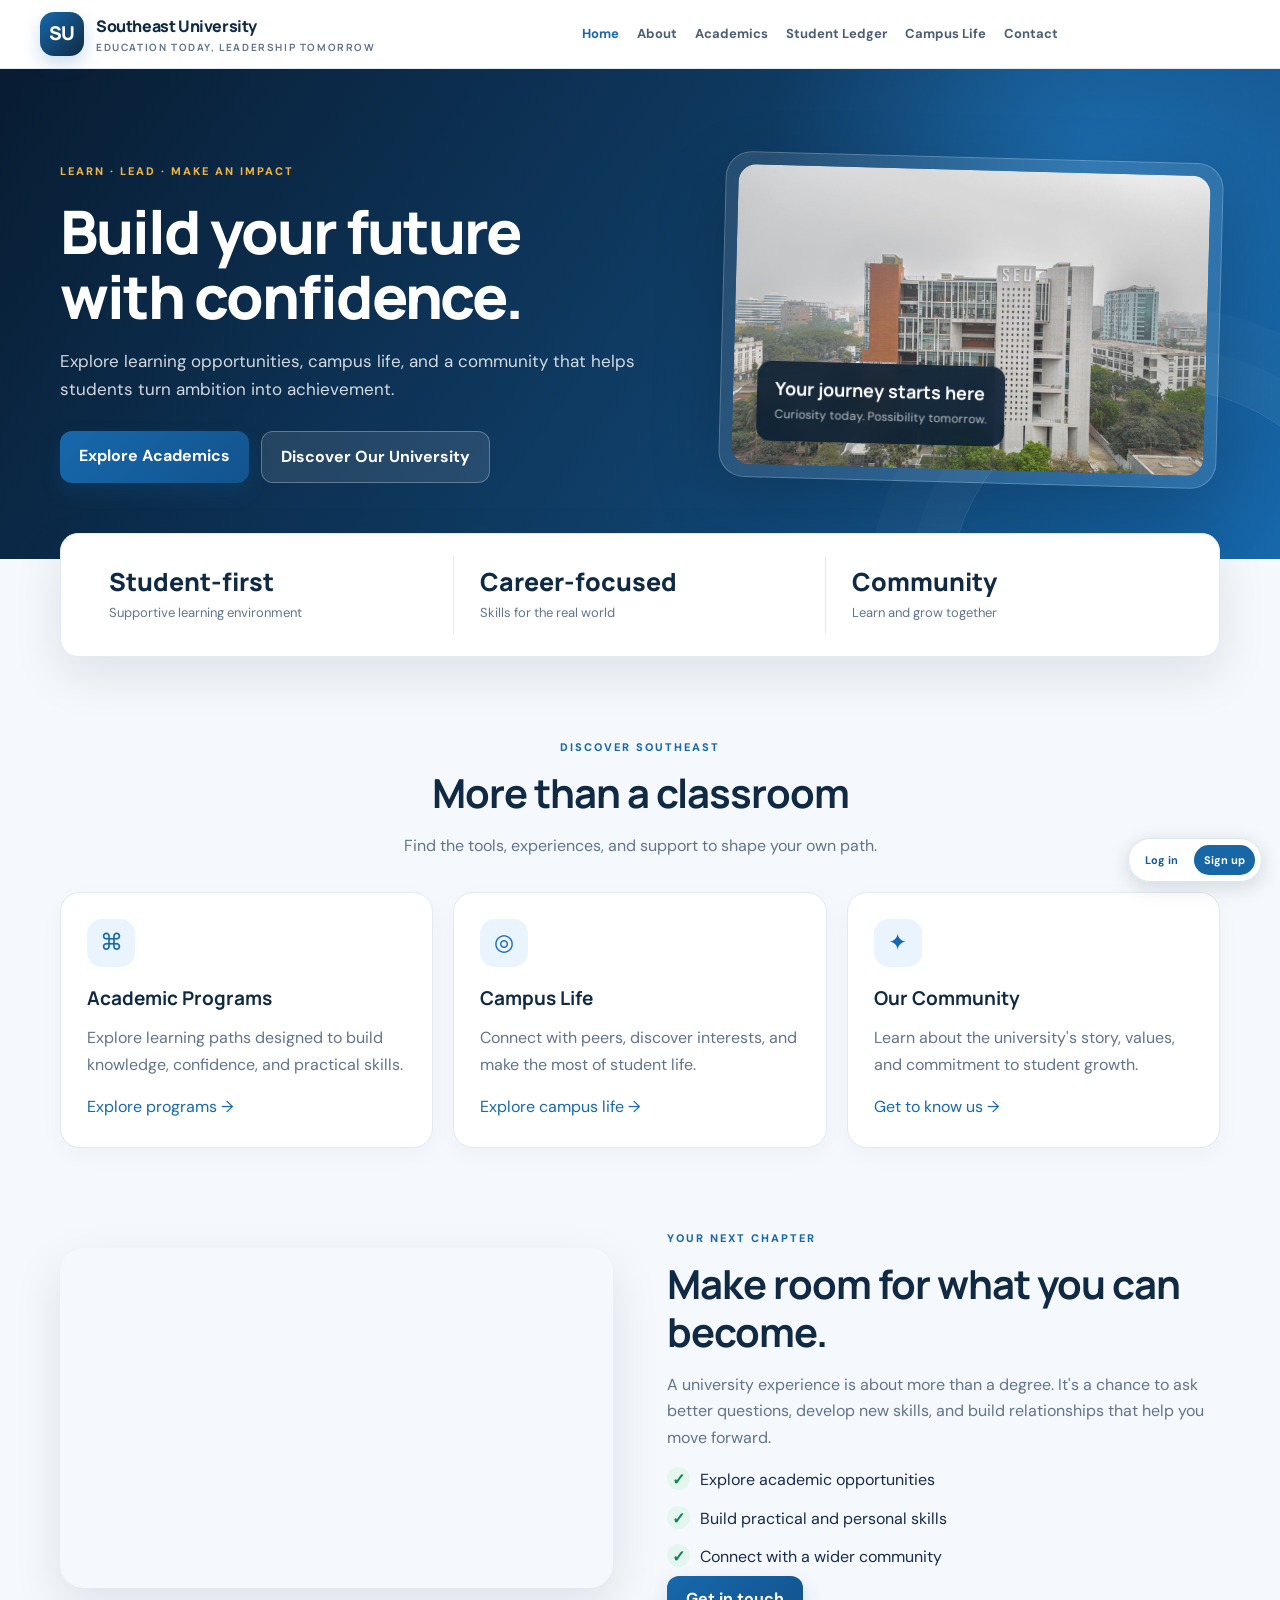
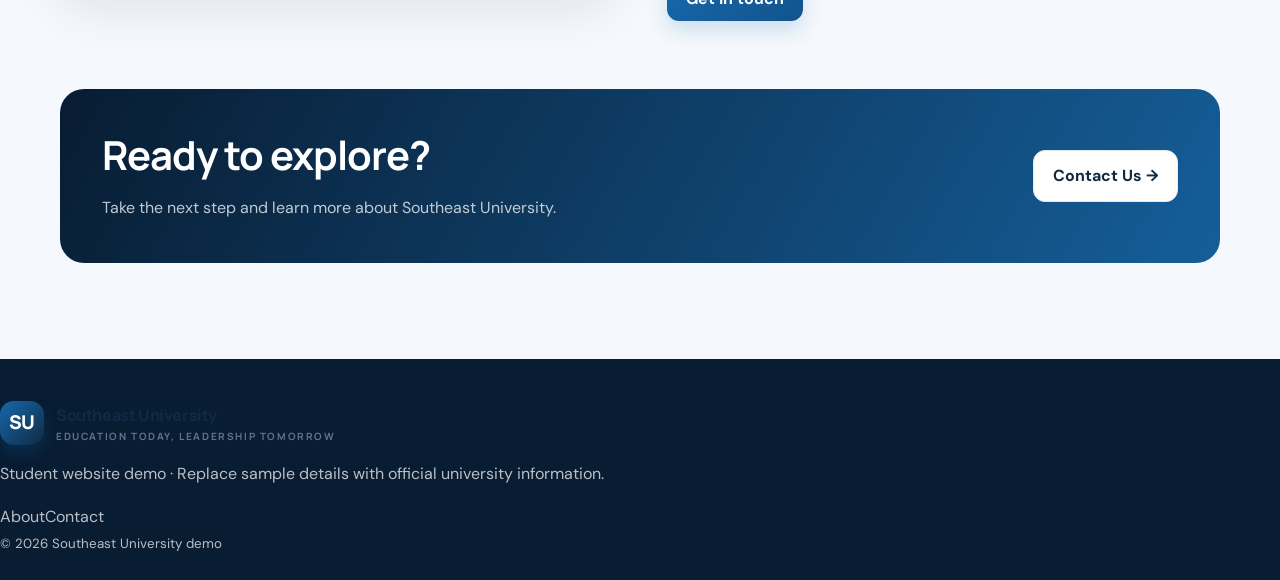
<file: index.html>
<!DOCTYPE html>
<html lang="en">
<head>
  <meta charset="UTF-8">
  <meta name="viewport" content="width=device-width, initial-scale=1.0">
  <meta name="description" content="Discover Southeast University, its programs, campus life, and student community.">
  <title>Southeast University | Education Today, Leadership Tomorrow</title>
  <link rel="stylesheet" href="assets/style.css">
  <script src="assets/script.js" defer></script>
</head>
<body>
<header class="site-header">
  <a class="brand" href="index.html"><span class="brand-mark">SU</span><span>Southeast University<small>Education Today, Leadership Tomorrow</small></span></a>
  <button class="menu-toggle" aria-label="Open menu" aria-expanded="false">☰</button>
  <nav class="nav">
    <a class="active" href="index.html">Home</a><a href="about.html">About</a><a href="academics.html">Academics</a><a href="student-ledger.html">Student Ledger</a><a href="campus-life.html">Campus Life</a><a href="contact.html">Contact</a>
  </nav>
  </header>

<main>
  <section class="hero">
    <div class="container hero-grid">
      <div>
        <span class="eyebrow">Learn · Lead · Make an impact</span>
        <h1>Build your future<br>with confidence.</h1>
        <p>Explore learning opportunities, campus life, and a community that helps students turn ambition into achievement.</p>
        <div class="hero-actions">
          <a class="btn btn-primary" href="academics.html">Explore Academics</a>
          <a class="btn btn-secondary" href="about.html">Discover Our University</a>
        </div>
      </div>
      <div class="hero-card">
        <div class="hero-visual">
          <div class="hero-visual-label"><strong>Your journey starts here</strong><span>Curiosity today. Possibility tomorrow.</span></div>
        </div>
      </div>
    </div>
  </section>
  <div class="container stats">
    <div class="stats-grid">
      <div class="stat"><strong>Student-first</strong><span>Supportive learning environment</span></div>
      <div class="stat"><strong>Career-focused</strong><span>Skills for the real world</span></div>
      <div class="stat"><strong>Community</strong><span>Learn and grow together</span></div>
    </div>
  </div>
  <section class="section">
    <div class="container">
      <div class="section-heading center">
        <span class="section-kicker">Discover Southeast</span>
        <h2>More than a classroom</h2>
        <p>Find the tools, experiences, and support to shape your own path.</p>
      </div>
      <div class="card-grid">
        <article class="card"><div class="card-icon">⌘</div><h3>Academic Programs</h3><p>Explore learning paths designed to build knowledge, confidence, and practical skills.</p><p><a href="academics.html">Explore programs →</a></p></article>
        <article class="card"><div class="card-icon">◎</div><h3>Campus Life</h3><p>Connect with peers, discover interests, and make the most of student life.</p><p><a href="campus-life.html">Explore campus life →</a></p></article>
        <article class="card"><div class="card-icon">✦</div><h3>Our Community</h3><p>Learn about the university's story, values, and commitment to student growth.</p><p><a href="about.html">Get to know us →</a></p></article>
      </div>
    </div>
  </section>
  <section class="section" style="padding-top:0">
    <div class="container split">
      <div class="image-panel" role="img" aria-label="University campus and students"></div>
      <div>
        <span class="section-kicker">Your next chapter</span>
        <h2>Make room for what you can become.</h2>
        <p class="muted">A university experience is about more than a degree. It's a chance to ask better questions, develop new skills, and build relationships that help you move forward.</p>
        <ul class="check-list"><li>Explore academic opportunities</li><li>Build practical and personal skills</li><li>Connect with a wider community</li></ul>
        <a class="btn btn-primary" href="contact.html">Get in touch</a>
      </div>
    </div>
  </section>
  <section class="section" style="padding-top:0">
    <div class="container">
      <div class="cta"><div><h2>Ready to explore?</h2><p>Take the next step and learn more about Southeast University.</p></div><a class="btn btn-secondary" href="contact.html">Contact Us →</a></div>
    </div>
  </section>
</main>
<div class="home-auth-corner" aria-label="Account links"><a href="login.html">Log in</a><a href="signup.html">Sign up</a></div>

<footer class="footer"><a class="brand brand-footer" href="index.html"><span class="brand-mark">SU</span><span>Southeast University<small>Education Today, Leadership Tomorrow</small></span></a><p>Student website demo · Replace sample details with official university information.</p><div><a href="about.html">About</a><a href="contact.html">Contact</a></div><small>© <span id="year"></span> Southeast University demo</small></footer>
</body></html>
</file>
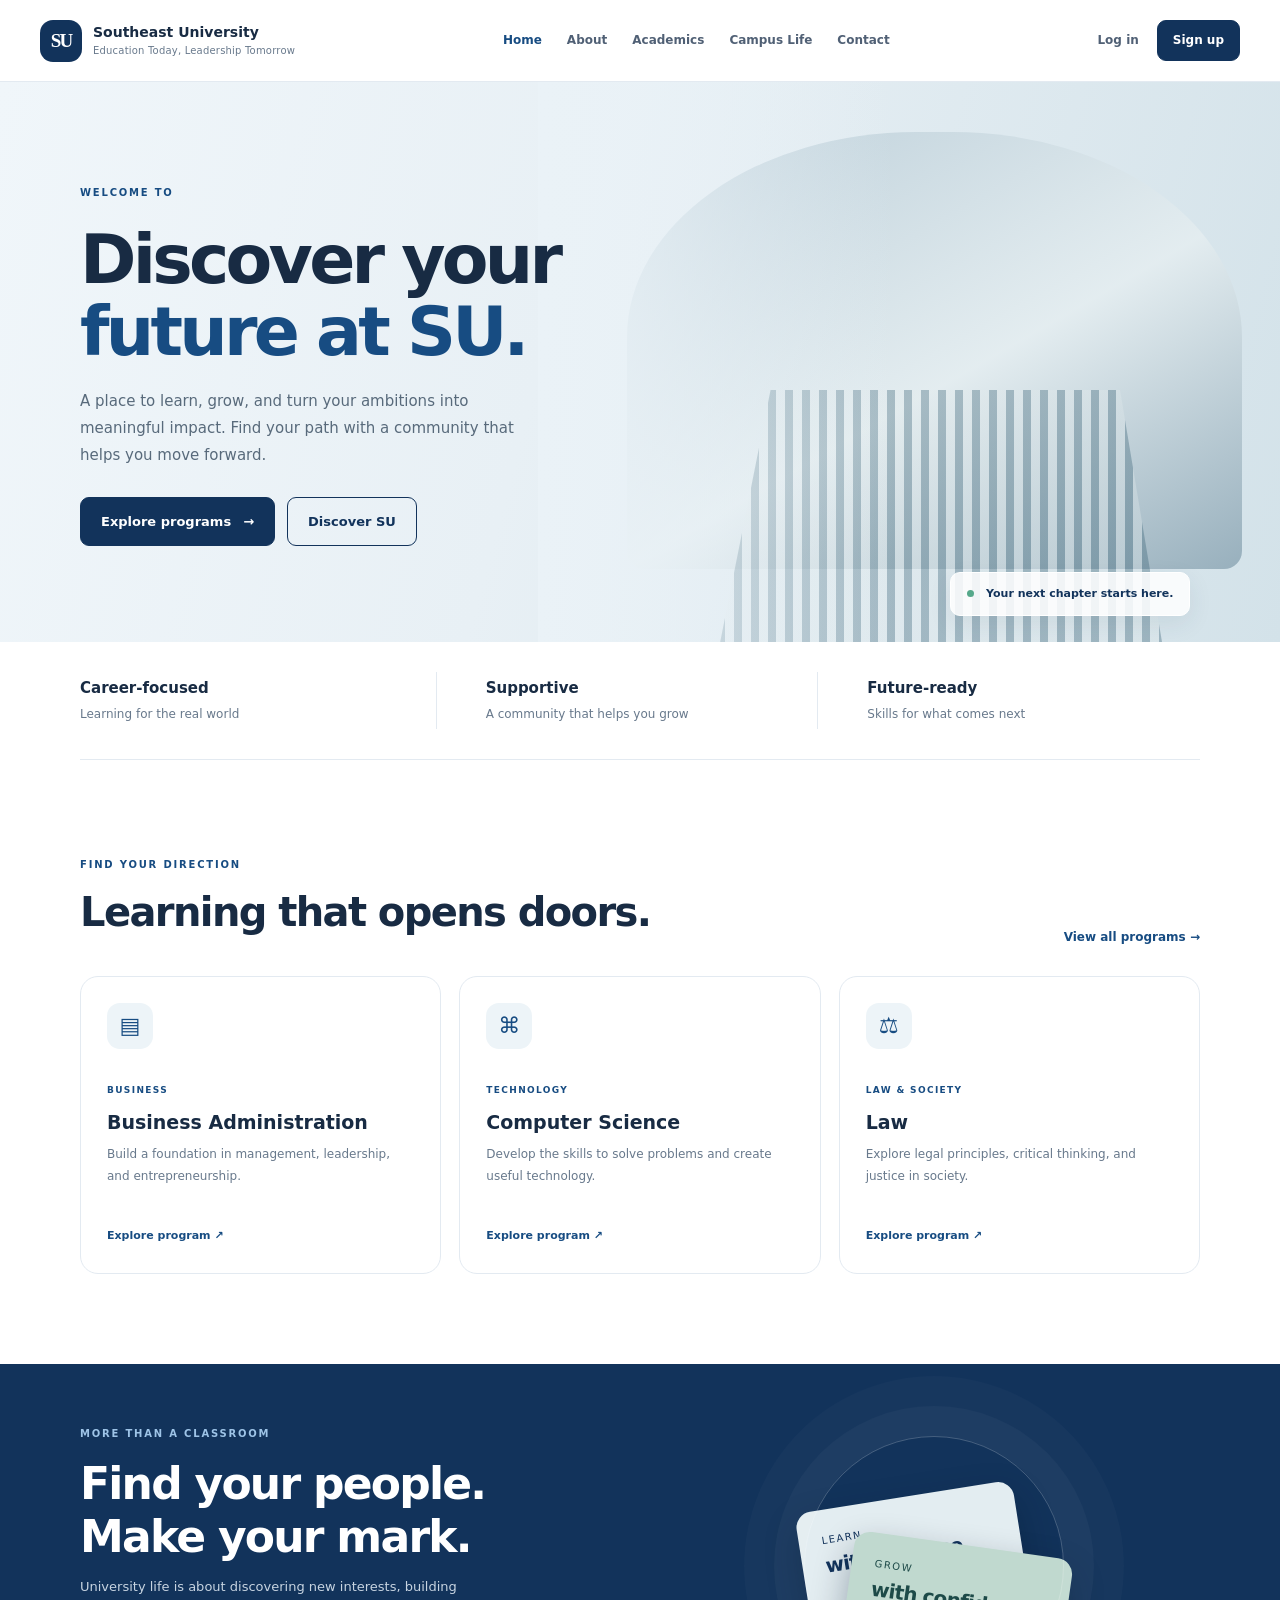
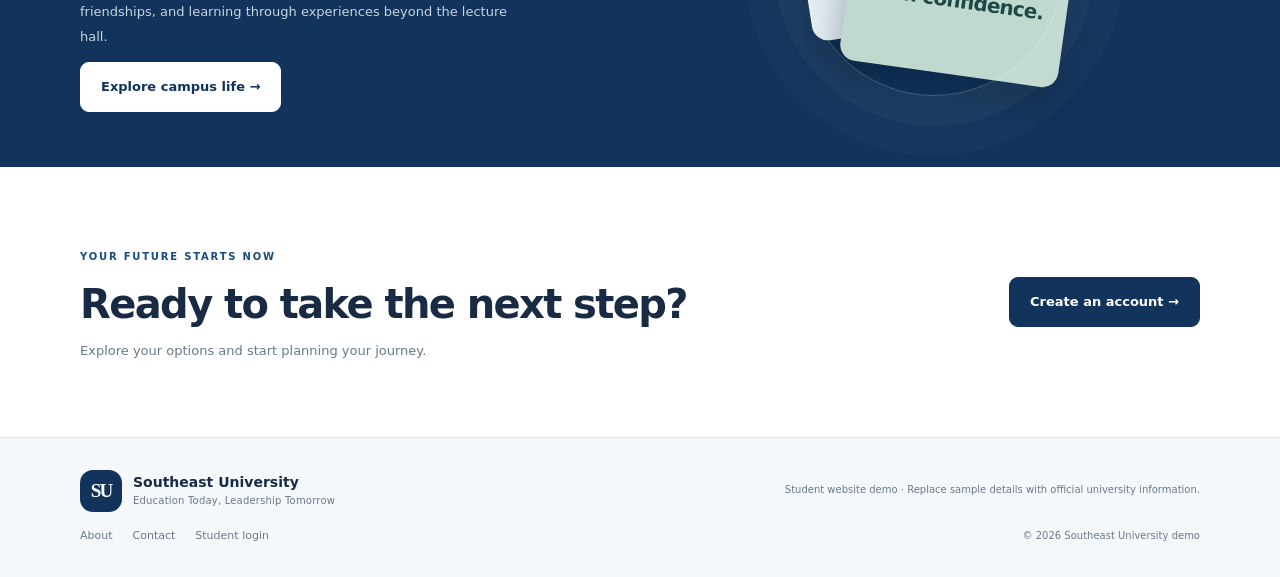
<file: southeast-university-website/index.html>
<!DOCTYPE html>
<html lang="en">
<head>
  <meta charset="UTF-8">
  <meta name="viewport" content="width=device-width, initial-scale=1.0">
  <meta name="description" content="Discover Southeast University, its programs, campus life, and student community.">
  <title>Southeast University | Education Today, Leadership Tomorrow</title>
  <link rel="stylesheet" href="assets/style.css">
  <script src="assets/script.js" defer></script>
</head>
<body>
<header class="site-header">
  <a class="brand" href="index.html"><span class="brand-mark">SU</span><span>Southeast University<small>Education Today, Leadership Tomorrow</small></span></a>
  <button class="menu-toggle" aria-label="Open menu" aria-expanded="false">☰</button>
  <nav class="nav">
    <a class="active" href="index.html">Home</a><a href="about.html">About</a><a href="academics.html">Academics</a><a href="campus-life.html">Campus Life</a><a href="contact.html">Contact</a>
  </nav>
  <div class="header-actions"><a class="login-link" href="login.html">Log in</a><a class="button button-small" href="signup.html">Sign up</a></div>
</header>
<main>
  <section class="hero">
    <div class="hero-shade"></div>
    <div class="hero-content">
      <span class="eyebrow">WELCOME TO</span>
      <h1>Discover your<br><span>future at SU.</span></h1>
      <p>A place to learn, grow, and turn your ambitions into meaningful impact. Find your path with a community that helps you move forward.</p>
      <div class="hero-actions"><a class="button" href="academics.html">Explore programs <span>→</span></a><a class="button button-outline" href="about.html">Discover SU</a></div>
    </div>
    <div class="hero-note"><span class="note-dot"></span> Your next chapter starts here.</div>
  </section>
  <section class="stats container">
    <div><strong>Career-focused</strong><span>Learning for the real world</span></div>
    <div><strong>Supportive</strong><span>A community that helps you grow</span></div>
    <div><strong>Future-ready</strong><span>Skills for what comes next</span></div>
  </section>
  <section class="section container">
    <div class="section-heading"><div><span class="eyebrow">FIND YOUR DIRECTION</span><h2>Learning that opens doors.</h2></div><a class="text-link" href="academics.html">View all programs →</a></div>
    <div class="program-grid">
      <article class="program-card"><div class="program-icon">▤</div><span class="card-kicker">BUSINESS</span><h3>Business Administration</h3><p>Build a foundation in management, leadership, and entrepreneurship.</p><a href="academics.html">Explore program ↗</a></article>
      <article class="program-card"><div class="program-icon">⌘</div><span class="card-kicker">TECHNOLOGY</span><h3>Computer Science</h3><p>Develop the skills to solve problems and create useful technology.</p><a href="academics.html">Explore program ↗</a></article>
      <article class="program-card"><div class="program-icon">⚖</div><span class="card-kicker">LAW & SOCIETY</span><h3>Law</h3><p>Explore legal principles, critical thinking, and justice in society.</p><a href="academics.html">Explore program ↗</a></article>
    </div>
  </section>
  <section class="feature-band"><div class="feature-inner container"><div><span class="eyebrow">MORE THAN A CLASSROOM</span><h2>Find your people.<br>Make your mark.</h2><p>University life is about discovering new interests, building friendships, and learning through experiences beyond the lecture hall.</p><a class="button button-light" href="campus-life.html">Explore campus life →</a></div><div class="feature-art"><div class="art-card art-card-one">LEARN<br><b>with purpose.</b></div><div class="art-card art-card-two">GROW<br><b>with confidence.</b></div><div class="art-orbit"></div></div></div></section>
  <section class="cta container"><div><span class="eyebrow">YOUR FUTURE STARTS NOW</span><h2>Ready to take the next step?</h2><p>Explore your options and start planning your journey.</p></div><a class="button" href="signup.html">Create an account →</a></section>
</main>
<footer class="footer"><a class="brand brand-footer" href="index.html"><span class="brand-mark">SU</span><span>Southeast University<small>Education Today, Leadership Tomorrow</small></span></a><p>Student website demo · Replace sample details with official university information.</p><div><a href="about.html">About</a><a href="contact.html">Contact</a><a href="login.html">Student login</a></div><small>© <span id="year"></span> Southeast University demo</small></footer>
</body></html>
</file>
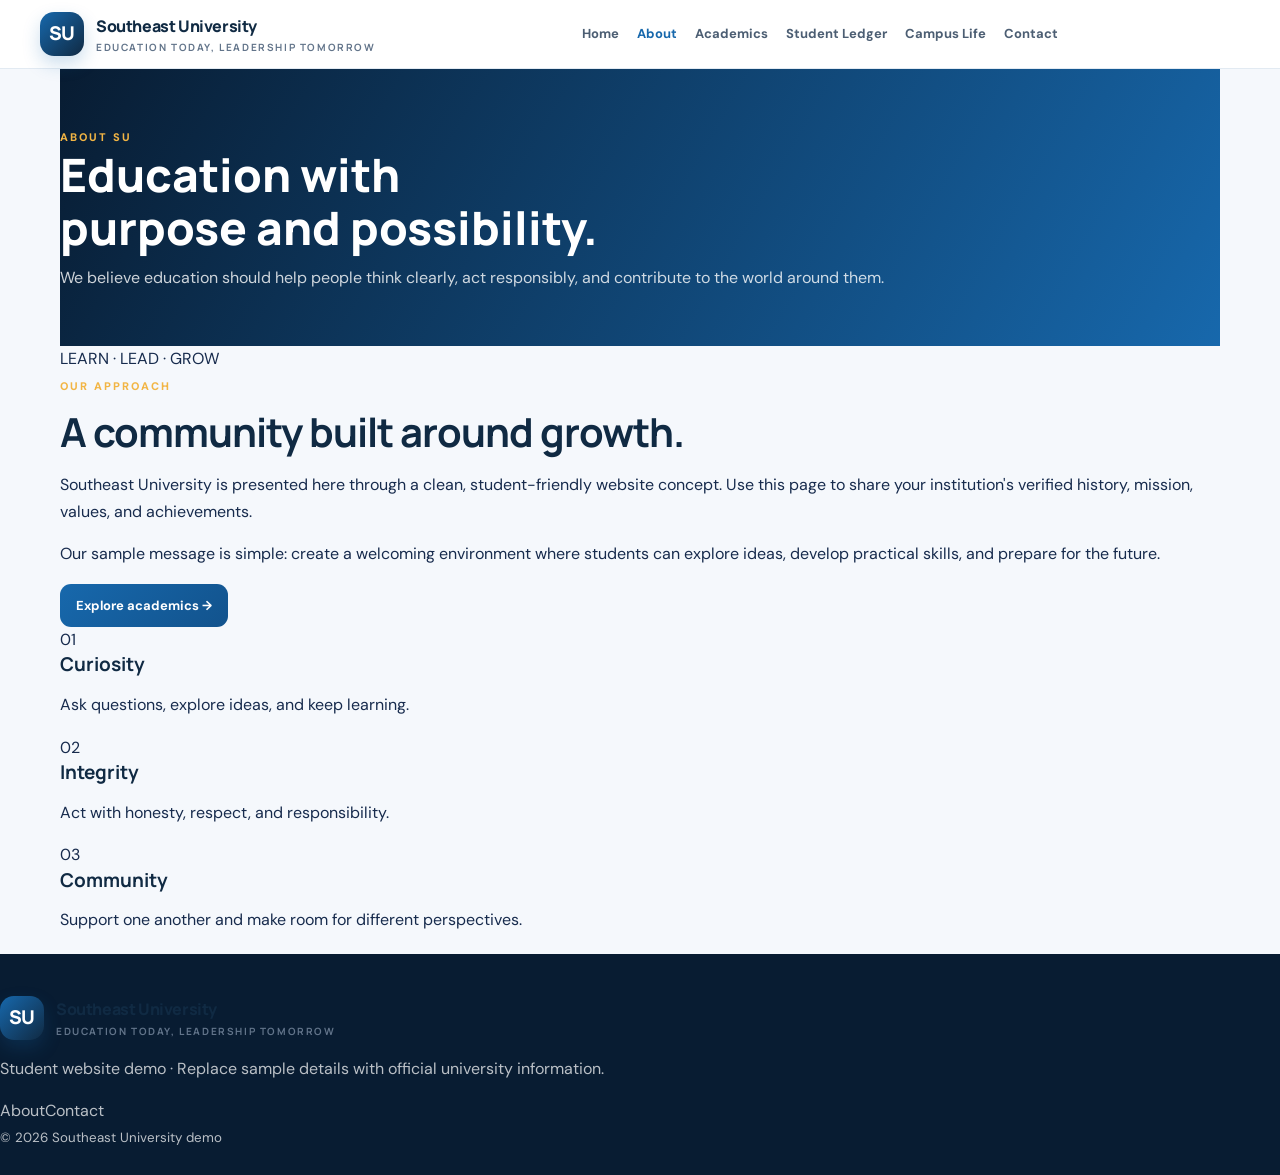
<file: about.html>
<!DOCTYPE html><html lang="en"><head><meta charset="UTF-8"><meta name="viewport" content="width=device-width, initial-scale=1.0"><title>About | Southeast University</title><link rel="stylesheet" href="assets/style.css"><script src="assets/script.js" defer></script></head><body>
<header class="site-header"><a class="brand" href="index.html"><span class="brand-mark">SU</span><span>Southeast University<small>Education Today, Leadership Tomorrow</small></span></a><button class="menu-toggle" aria-label="Open menu" aria-expanded="false">☰</button><nav class="nav"><a href="index.html">Home</a><a class="active" href="about.html">About</a><a href="academics.html">Academics</a><a href="student-ledger.html">Student Ledger</a><a href="campus-life.html">Campus Life</a><a href="contact.html">Contact</a></nav></header>
<main><section class="page-hero container"><span class="eyebrow">ABOUT SU</span><h1>Education with<br><span>purpose and possibility.</span></h1><p>We believe education should help people think clearly, act responsibly, and contribute to the world around them.</p></section><section class="container split-section"><div class="abstract-photo"><div class="photo-label">LEARN · LEAD · GROW</div></div><div><span class="eyebrow">OUR APPROACH</span><h2>A community built around growth.</h2><p>Southeast University is presented here through a clean, student-friendly website concept. Use this page to share your institution's verified history, mission, values, and achievements.</p><p>Our sample message is simple: create a welcoming environment where students can explore ideas, develop practical skills, and prepare for the future.</p><a class="button" href="academics.html">Explore academics →</a></div></section><section class="values container"><article><span>01</span><h3>Curiosity</h3><p>Ask questions, explore ideas, and keep learning.</p></article><article><span>02</span><h3>Integrity</h3><p>Act with honesty, respect, and responsibility.</p></article><article><span>03</span><h3>Community</h3><p>Support one another and make room for different perspectives.</p></article></section></main><footer class="footer"><a class="brand brand-footer" href="index.html"><span class="brand-mark">SU</span><span>Southeast University<small>Education Today, Leadership Tomorrow</small></span></a><p>Student website demo · Replace sample details with official university information.</p><div><a href="about.html">About</a><a href="contact.html">Contact</a></div><small>© <span id="year"></span> Southeast University demo</small></footer></body></html>
</file>
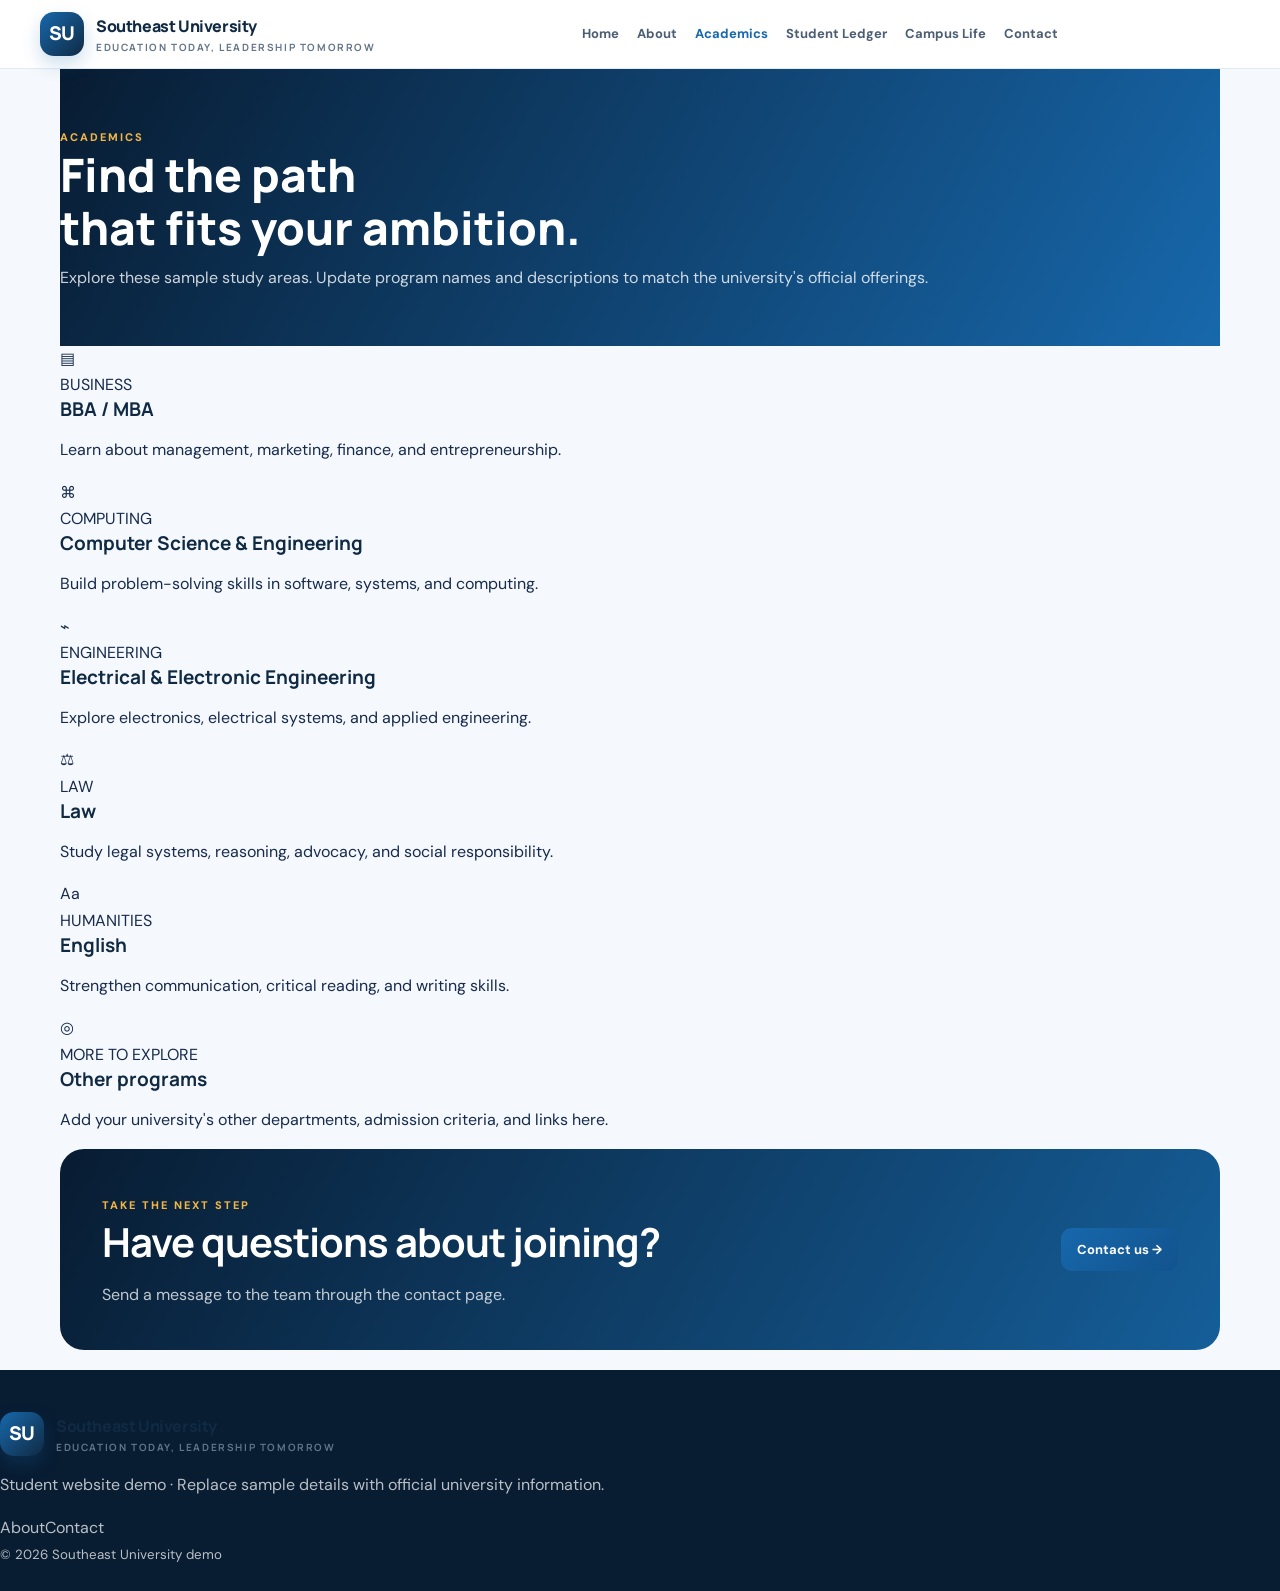
<file: academics.html>
<!DOCTYPE html><html lang="en"><head><meta charset="UTF-8"><meta name="viewport" content="width=device-width, initial-scale=1.0"><title>Academics | Southeast University</title><link rel="stylesheet" href="assets/style.css"><script src="assets/script.js" defer></script></head><body>
<header class="site-header"><a class="brand" href="index.html"><span class="brand-mark">SU</span><span>Southeast University<small>Education Today, Leadership Tomorrow</small></span></a><button class="menu-toggle" aria-label="Open menu" aria-expanded="false">☰</button><nav class="nav"><a href="index.html">Home</a><a href="about.html">About</a><a class="active" href="academics.html">Academics</a><a href="student-ledger.html">Student Ledger</a><a href="campus-life.html">Campus Life</a><a href="contact.html">Contact</a></nav></header>
<main><section class="page-hero container"><span class="eyebrow">ACADEMICS</span><h1>Find the path<br><span>that fits your ambition.</span></h1><p>Explore these sample study areas. Update program names and descriptions to match the university's official offerings.</p></section><section class="container program-grid full-grid"><article class="program-card"><div class="program-icon">▤</div><span class="card-kicker">BUSINESS</span><h3>BBA / MBA</h3><p>Learn about management, marketing, finance, and entrepreneurship.</p></article><article class="program-card"><div class="program-icon">⌘</div><span class="card-kicker">COMPUTING</span><h3>Computer Science & Engineering</h3><p>Build problem-solving skills in software, systems, and computing.</p></article><article class="program-card"><div class="program-icon">⌁</div><span class="card-kicker">ENGINEERING</span><h3>Electrical & Electronic Engineering</h3><p>Explore electronics, electrical systems, and applied engineering.</p></article><article class="program-card"><div class="program-icon">⚖</div><span class="card-kicker">LAW</span><h3>Law</h3><p>Study legal systems, reasoning, advocacy, and social responsibility.</p></article><article class="program-card"><div class="program-icon">Aa</div><span class="card-kicker">HUMANITIES</span><h3>English</h3><p>Strengthen communication, critical reading, and writing skills.</p></article><article class="program-card"><div class="program-icon">◎</div><span class="card-kicker">MORE TO EXPLORE</span><h3>Other programs</h3><p>Add your university's other departments, admission criteria, and links here.</p></article></section><section class="cta container"><div><span class="eyebrow">TAKE THE NEXT STEP</span><h2>Have questions about joining?</h2><p>Send a message to the team through the contact page.</p></div><a class="button" href="contact.html">Contact us →</a></section></main><footer class="footer"><a class="brand brand-footer" href="index.html"><span class="brand-mark">SU</span><span>Southeast University<small>Education Today, Leadership Tomorrow</small></span></a><p>Student website demo · Replace sample details with official university information.</p><div><a href="about.html">About</a><a href="contact.html">Contact</a></div><small>© <span id="year"></span> Southeast University demo</small></footer></body></html>
</file>
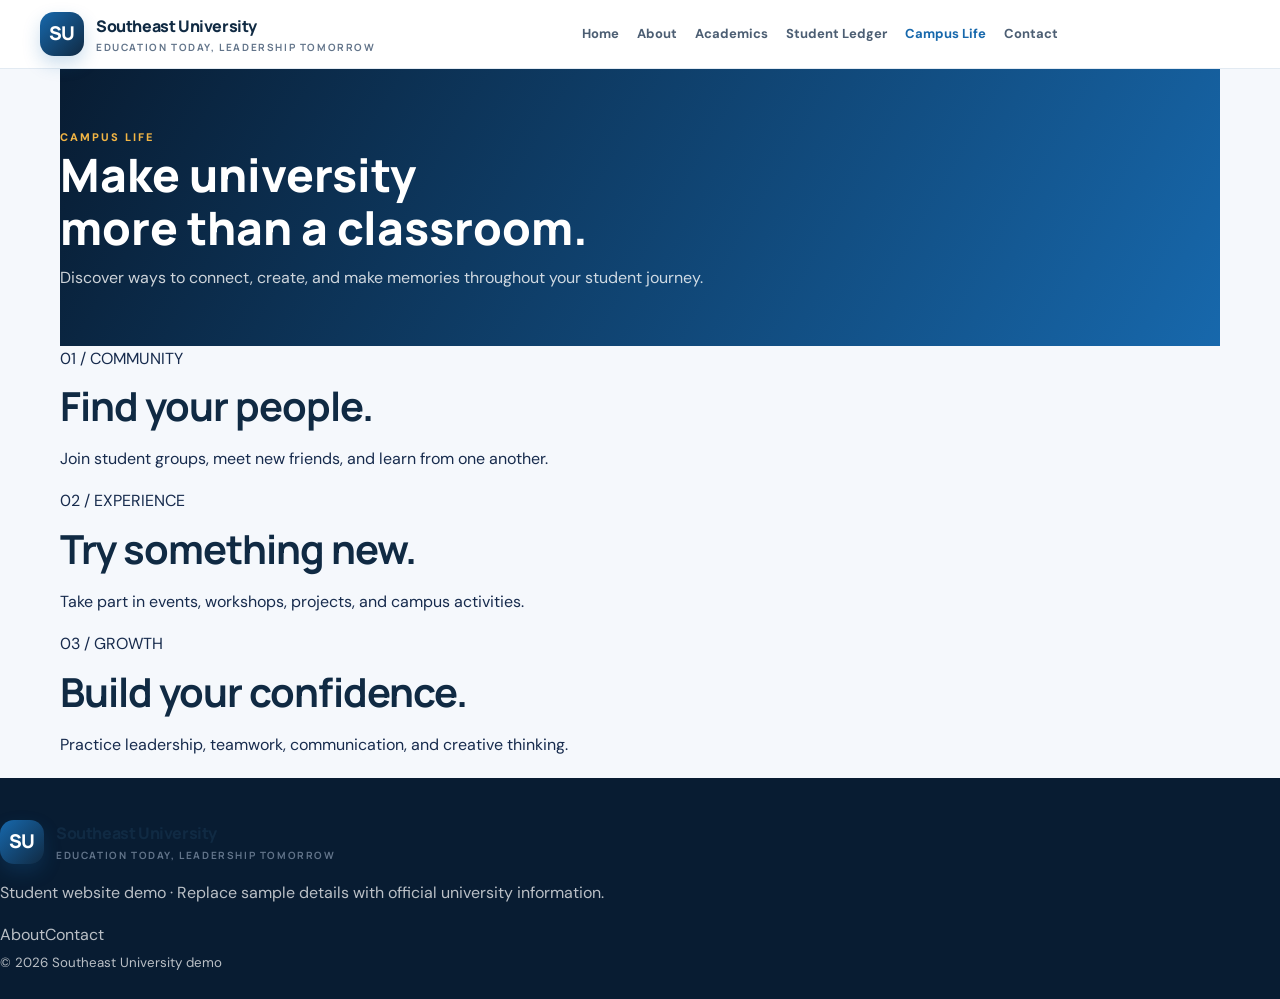
<file: campus-life.html>
<!DOCTYPE html><html lang="en"><head><meta charset="UTF-8"><meta name="viewport" content="width=device-width, initial-scale=1.0"><title>Campus Life | Southeast University</title><link rel="stylesheet" href="assets/style.css"><script src="assets/script.js" defer></script></head><body>
<header class="site-header"><a class="brand" href="index.html"><span class="brand-mark">SU</span><span>Southeast University<small>Education Today, Leadership Tomorrow</small></span></a><button class="menu-toggle" aria-label="Open menu" aria-expanded="false">☰</button><nav class="nav"><a href="index.html">Home</a><a href="about.html">About</a><a href="academics.html">Academics</a><a href="student-ledger.html">Student Ledger</a><a class="active" href="campus-life.html">Campus Life</a><a href="contact.html">Contact</a></nav></header>
<main><section class="page-hero container"><span class="eyebrow">CAMPUS LIFE</span><h1>Make university<br><span>more than a classroom.</span></h1><p>Discover ways to connect, create, and make memories throughout your student journey.</p></section><section class="container life-grid"><article class="life-card life-blue"><span class="life-number">01 / COMMUNITY</span><div><h2>Find your people.</h2><p>Join student groups, meet new friends, and learn from one another.</p></div></article><article class="life-card life-cream"><span class="life-number">02 / EXPERIENCE</span><div><h2>Try something new.</h2><p>Take part in events, workshops, projects, and campus activities.</p></div></article><article class="life-card life-green"><span class="life-number">03 / GROWTH</span><div><h2>Build your confidence.</h2><p>Practice leadership, teamwork, communication, and creative thinking.</p></div></article></section></main><footer class="footer"><a class="brand brand-footer" href="index.html"><span class="brand-mark">SU</span><span>Southeast University<small>Education Today, Leadership Tomorrow</small></span></a><p>Student website demo · Replace sample details with official university information.</p><div><a href="about.html">About</a><a href="contact.html">Contact</a></div><small>© <span id="year"></span> Southeast University demo</small></footer></body></html>
</file>
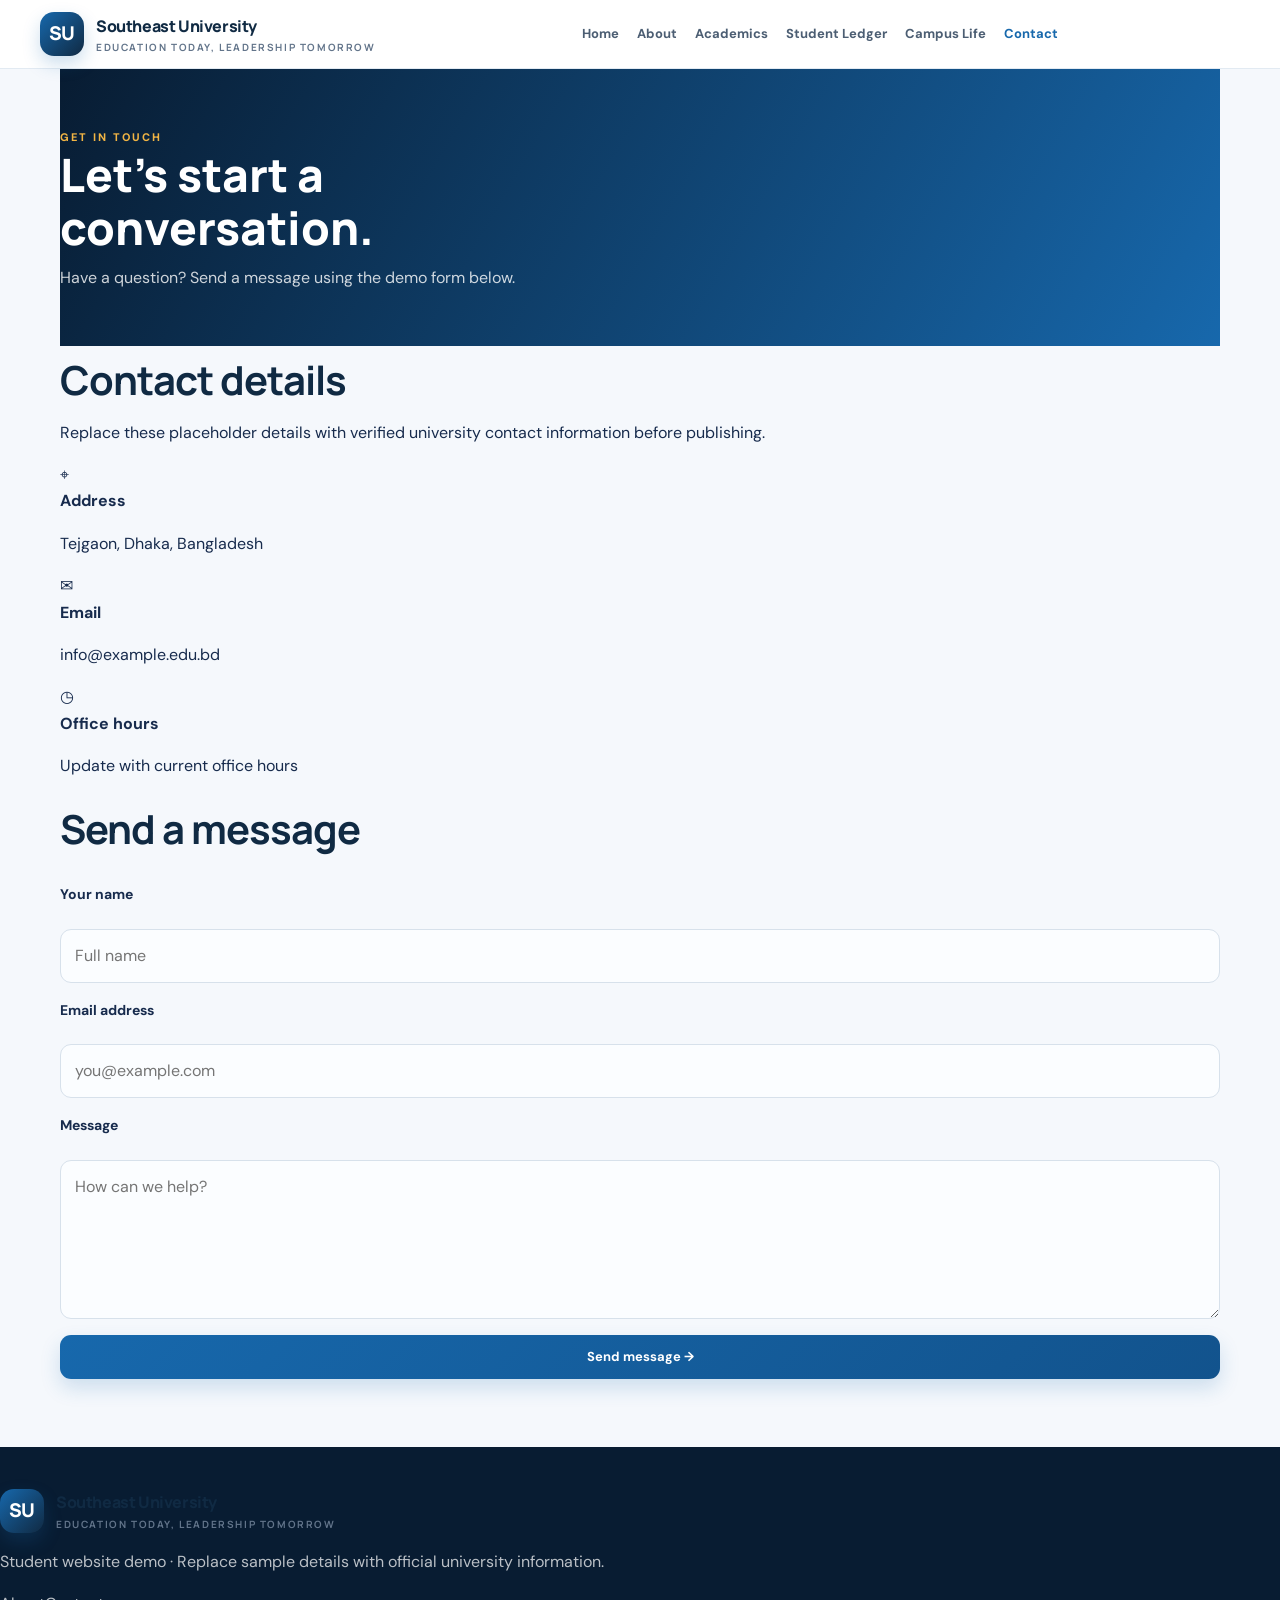
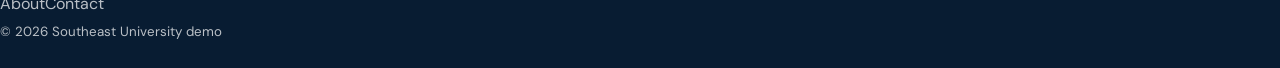
<file: contact.html>
<!DOCTYPE html><html lang="en"><head><meta charset="UTF-8"><meta name="viewport" content="width=device-width, initial-scale=1.0"><title>Contact | Southeast University</title><link rel="stylesheet" href="assets/style.css"><script src="assets/script.js" defer></script></head><body>
<header class="site-header"><a class="brand" href="index.html"><span class="brand-mark">SU</span><span>Southeast University<small>Education Today, Leadership Tomorrow</small></span></a><button class="menu-toggle" aria-label="Open menu" aria-expanded="false">☰</button><nav class="nav"><a href="index.html">Home</a><a href="about.html">About</a><a href="academics.html">Academics</a><a href="student-ledger.html">Student Ledger</a><a href="campus-life.html">Campus Life</a><a class="active" href="contact.html">Contact</a></nav></header>
<main><section class="page-hero container"><span class="eyebrow">GET IN TOUCH</span><h1>Let's start a<br><span>conversation.</span></h1><p>Have a question? Send a message using the demo form below.</p></section><section class="container contact-layout"><div class="contact-info"><h2>Contact details</h2><p>Replace these placeholder details with verified university contact information before publishing.</p><div class="contact-item"><span>⌖</span><div><b>Address</b><p>Tejgaon, Dhaka, Bangladesh</p></div></div><div class="contact-item"><span>✉</span><div><b>Email</b><p>info@example.edu.bd</p></div></div><div class="contact-item"><span>◷</span><div><b>Office hours</b><p>Update with current office hours</p></div></div></div><form class="form-card" id="contact-form"><h2>Send a message</h2><label for="contact-name">Your name</label><input id="contact-name" required placeholder="Full name"><label for="contact-email">Email address</label><input id="contact-email" type="email" required placeholder="you@example.com"><label for="contact-message">Message</label><textarea id="contact-message" rows="5" required placeholder="How can we help?"></textarea><button class="button button-wide" type="submit">Send message →</button><p class="form-message" aria-live="polite"></p></form></section></main><footer class="footer"><a class="brand brand-footer" href="index.html"><span class="brand-mark">SU</span><span>Southeast University<small>Education Today, Leadership Tomorrow</small></span></a><p>Student website demo · Replace sample details with official university information.</p><div><a href="about.html">About</a><a href="contact.html">Contact</a></div><small>© <span id="year"></span> Southeast University demo</small></footer></body></html>
</file>
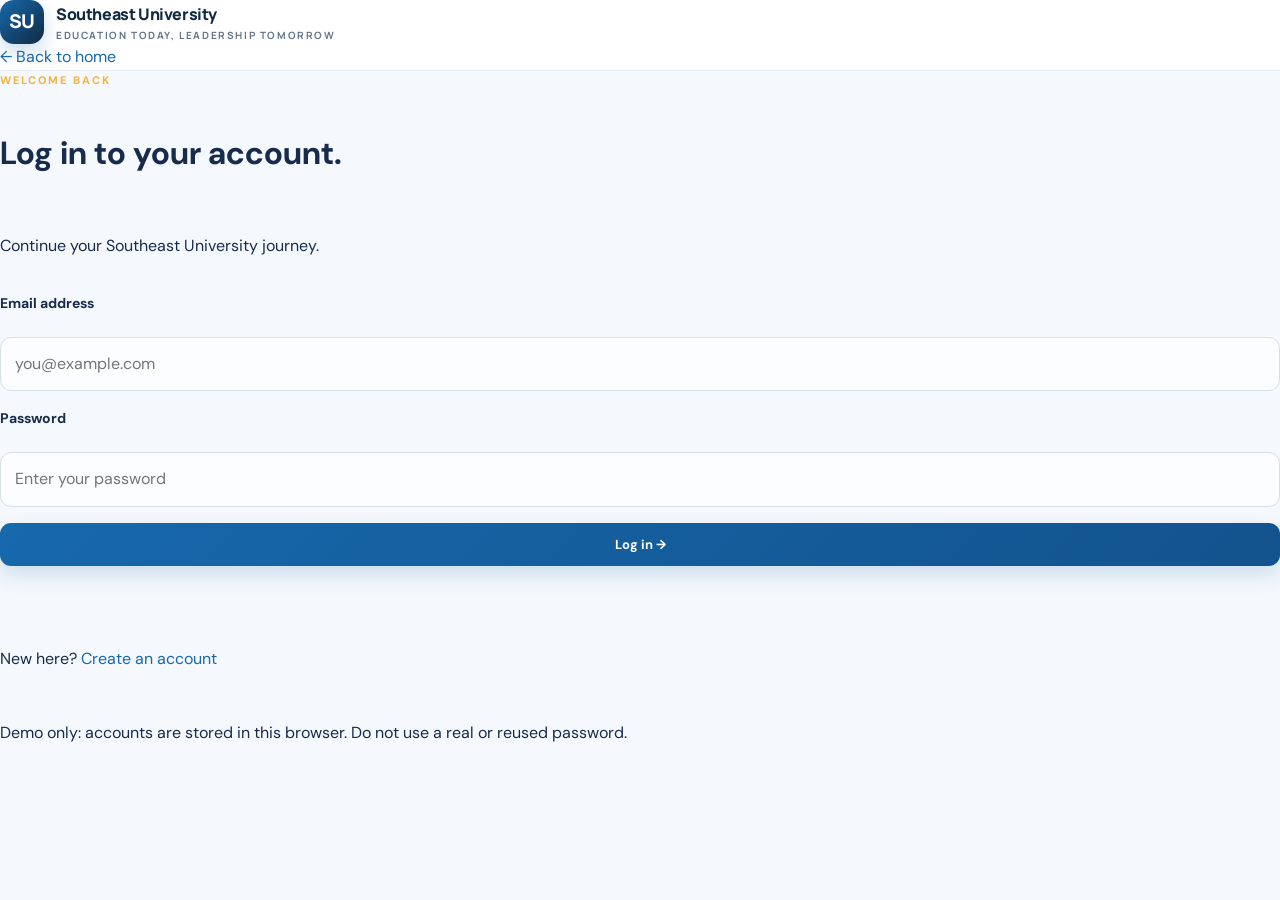
<file: login.html>
<!DOCTYPE html><html lang="en"><head><meta charset="UTF-8"><meta name="viewport" content="width=device-width, initial-scale=1.0"><title>Log in | Southeast University</title><link rel="stylesheet" href="assets/style.css"><script src="assets/script.js" defer></script></head><body class="auth-body"><header class="auth-header"><a class="brand" href="index.html"><span class="brand-mark">SU</span><span>Southeast University<small>Education Today, Leadership Tomorrow</small></span></a><a class="text-link" href="index.html">← Back to home</a></header><main class="auth-main"><form class="auth-card" id="login-form"><span class="eyebrow">WELCOME BACK</span><h1>Log in to your account.</h1><p class="auth-subtitle">Continue your Southeast University journey.</p><label for="login-email">Email address</label><input id="login-email" type="email" required autocomplete="email" placeholder="you@example.com"><label for="login-password">Password</label><input id="login-password" type="password" required autocomplete="current-password" placeholder="Enter your password"><button class="button button-wide" type="submit">Log in →</button><p class="form-message" aria-live="polite"></p><p class="auth-switch">New here? <a href="signup.html">Create an account</a></p><p class="demo-warning">Demo only: accounts are stored in this browser. Do not use a real or reused password.</p></form></main></body></html>
</file>
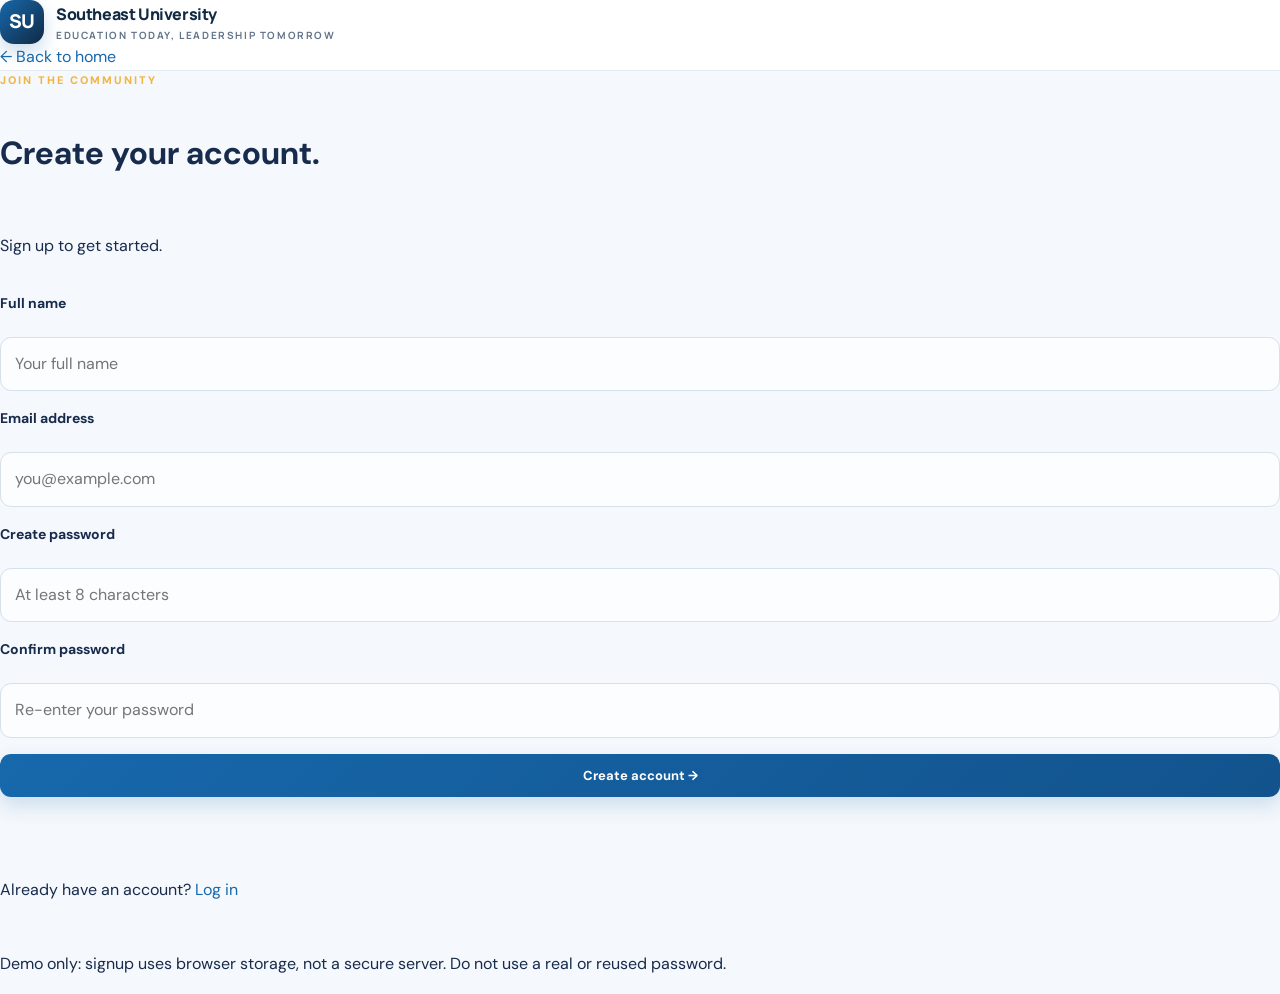
<file: signup.html>
<!DOCTYPE html><html lang="en"><head><meta charset="UTF-8"><meta name="viewport" content="width=device-width, initial-scale=1.0"><title>Sign up | Southeast University</title><link rel="stylesheet" href="assets/style.css"><script src="assets/script.js" defer></script></head><body class="auth-body"><header class="auth-header"><a class="brand" href="index.html"><span class="brand-mark">SU</span><span>Southeast University<small>Education Today, Leadership Tomorrow</small></span></a><a class="text-link" href="index.html">← Back to home</a></header><main class="auth-main"><form class="auth-card" id="signup-form"><span class="eyebrow">JOIN THE COMMUNITY</span><h1>Create your account.</h1><p class="auth-subtitle">Sign up to get started.</p><label for="signup-name">Full name</label><input id="signup-name" required autocomplete="name" placeholder="Your full name"><label for="signup-email">Email address</label><input id="signup-email" type="email" required autocomplete="email" placeholder="you@example.com"><label for="signup-password">Create password</label><input id="signup-password" type="password" minlength="8" required autocomplete="new-password" placeholder="At least 8 characters"><label for="signup-confirm">Confirm password</label><input id="signup-confirm" type="password" minlength="8" required autocomplete="new-password" placeholder="Re-enter your password"><button class="button button-wide" type="submit">Create account →</button><p class="form-message" aria-live="polite"></p><p class="auth-switch">Already have an account? <a href="login.html">Log in</a></p><p class="demo-warning">Demo only: signup uses browser storage, not a secure server. Do not use a real or reused password.</p></form></main></body></html>
</file>
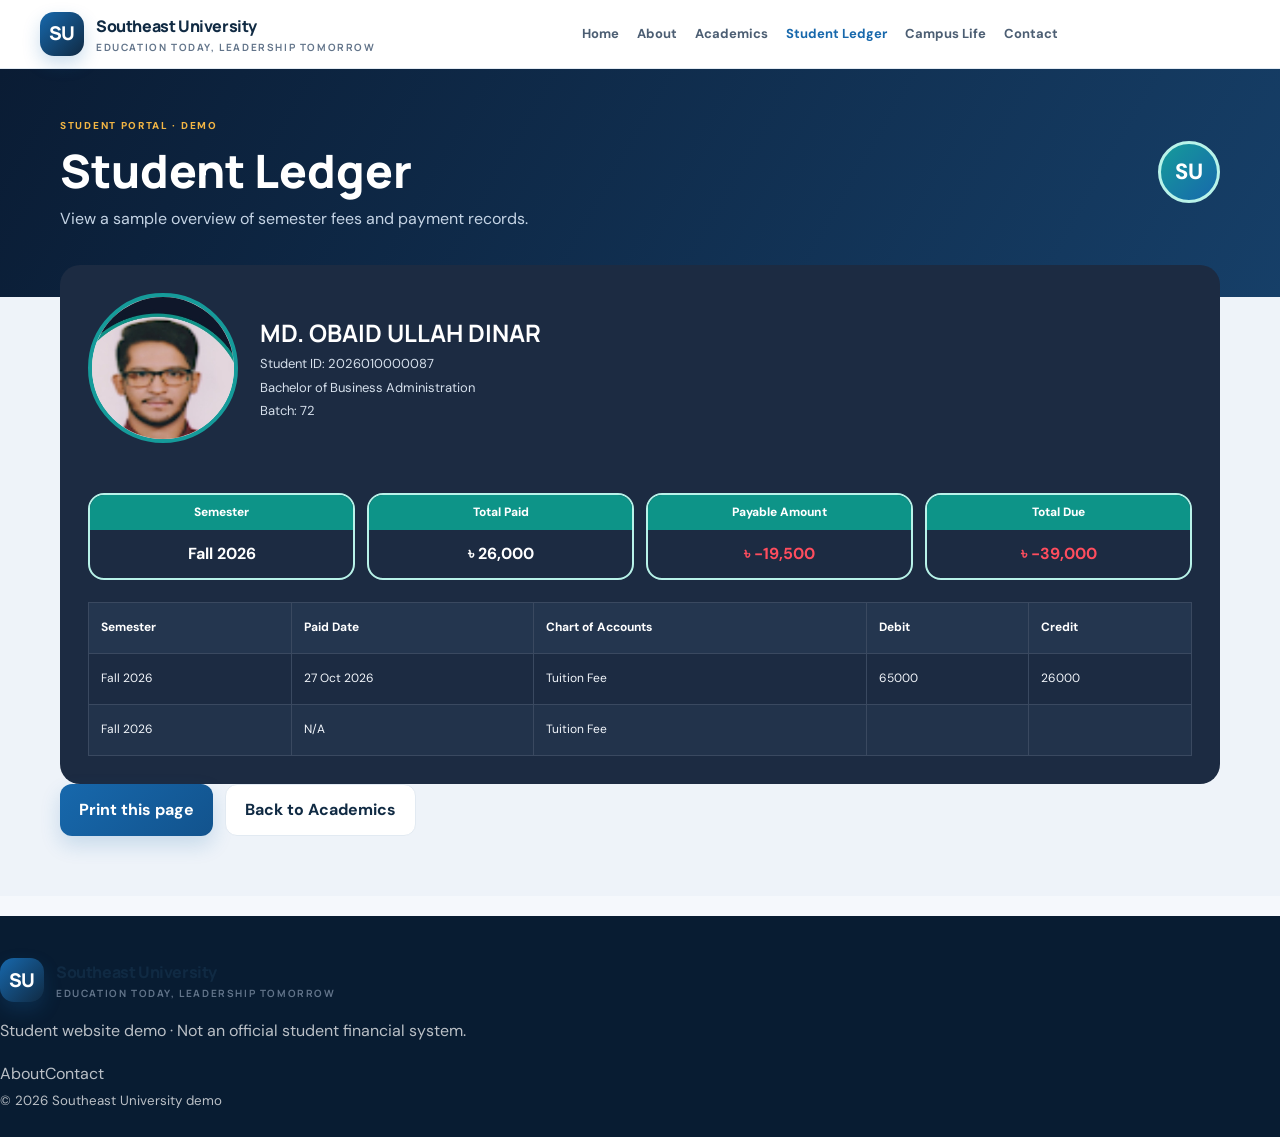
<file: student-ledger.html>
<!DOCTYPE html>
<html lang="en">
<head>
  <meta charset="UTF-8">
  <meta name="viewport" content="width=device-width, initial-scale=1.0">
  <meta name="description" content="Student Ledger demo page for Southeast University website.">
  <title>Student Ledger | Southeast University</title>
  <link rel="stylesheet" href="assets/style.css">
  <script src="assets/script.js" defer></script>
</head>
<body>
<header class="site-header">
  <a class="brand" href="index.html"><span class="brand-mark">SU</span><span>Southeast University<small>Education Today, Leadership Tomorrow</small></span></a>
  <button class="menu-toggle" aria-label="Open menu" aria-expanded="false">☰</button>
  <nav class="nav">
    <a href="index.html">Home</a><a href="about.html">About</a><a href="academics.html">Academics</a><a class="active" href="student-ledger.html">Student Ledger</a><a href="campus-life.html">Campus Life</a><a href="contact.html">Contact</a>
  </nav>
  
</header>
<main class="ledger-page">
  <section class="ledger-top">
    <div class="container ledger-top-inner">
      <div><span class="ledger-kicker">STUDENT PORTAL · DEMO</span><h1>Student Ledger</h1><p>View a sample overview of semester fees and payment records.</p></div>
      <div class="ledger-avatar" aria-hidden="true">SU</div>
    </div>
  </section>
  <section class="container ledger-container">
    <div class="ledger-profile">
      <div class="ledger-person">
        <img class="profile-avatar student-photo" src="assets/student-photo.jpg" alt="Student profile photo">
        <div><h2>MD. OBAID ULLAH DINAR</h2><p>Student ID: 2026010000087</p><p>Bachelor of Business Administration</p><p>Batch: 72</p></div>
      </div>
    </div>
    <div class="ledger-summary">
      <div class="ledger-metric ledger-semester"><span>Semester</span><strong>Fall 2026</strong></div>
      <div class="ledger-metric"><span>Total Paid</span><strong id="outstanding">৳ 26,000</strong></div>
      <div class="ledger-metric"><span>Payable Amount</span><strong id="semester-paid" class="negative-amount">৳ -19,500</strong></div>
      <div class="ledger-metric"><span>Total Due</span><strong id="total-paid" class="negative-amount">৳ -39,000</strong></div>
    </div>
    <div class="ledger-table-wrap">
      <table class="ledger-table">
        <thead><tr><th>Semester</th><th>Paid Date</th><th>Chart of Accounts</th><th>Debit</th><th>Credit</th></tr></thead>
        <tbody id="ledger-rows">
          <tr><td>Fall 2026</td><td>27 Oct 2026</td><td>Tuition Fee</td><td>65000</td><td>26000</td></tr>
          <tr><td>Fall 2026</td><td>N/A</td><td>Tuition Fee</td><td></td><td></td></tr>
        </tbody>
      </table>
    </div>
<div class="ledger-actions"><button class="btn btn-primary" onclick="window.print()">Print this page</button><a class="btn btn-secondary" href="academics.html">Back to Academics</a></div>
  </section>
</main>
<footer class="footer"><a class="brand brand-footer" href="index.html"><span class="brand-mark">SU</span><span>Southeast University<small>Education Today, Leadership Tomorrow</small></span></a><p>Student website demo · Not an official student financial system.</p><div><a href="about.html">About</a><a href="contact.html">Contact</a></div><small>© <span id="year"></span> Southeast University demo</small></footer>

</body>
</html>
</file>
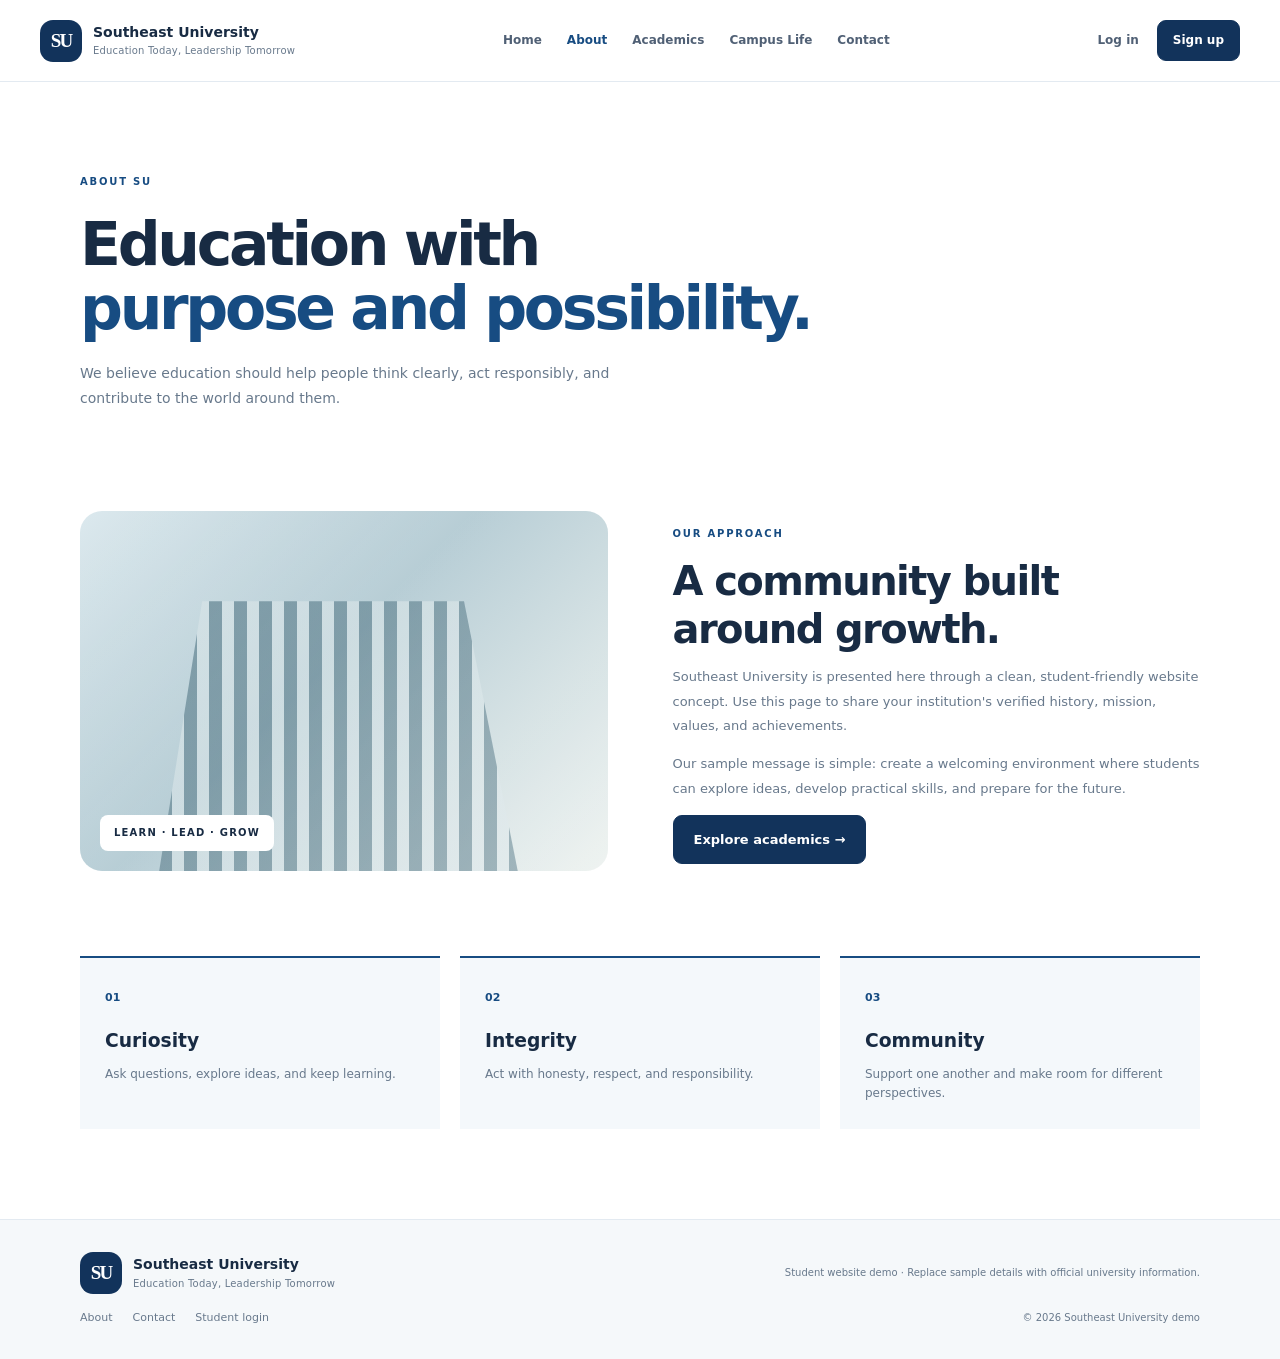
<file: southeast-university-website/about.html>
<!DOCTYPE html><html lang="en"><head><meta charset="UTF-8"><meta name="viewport" content="width=device-width, initial-scale=1.0"><title>About | Southeast University</title><link rel="stylesheet" href="assets/style.css"><script src="assets/script.js" defer></script></head><body>
<header class="site-header"><a class="brand" href="index.html"><span class="brand-mark">SU</span><span>Southeast University<small>Education Today, Leadership Tomorrow</small></span></a><button class="menu-toggle" aria-label="Open menu" aria-expanded="false">☰</button><nav class="nav"><a href="index.html">Home</a><a class="active" href="about.html">About</a><a href="academics.html">Academics</a><a href="campus-life.html">Campus Life</a><a href="contact.html">Contact</a></nav><div class="header-actions"><a class="login-link" href="login.html">Log in</a><a class="button button-small" href="signup.html">Sign up</a></div></header>
<main><section class="page-hero container"><span class="eyebrow">ABOUT SU</span><h1>Education with<br><span>purpose and possibility.</span></h1><p>We believe education should help people think clearly, act responsibly, and contribute to the world around them.</p></section><section class="container split-section"><div class="abstract-photo"><div class="photo-label">LEARN · LEAD · GROW</div></div><div><span class="eyebrow">OUR APPROACH</span><h2>A community built around growth.</h2><p>Southeast University is presented here through a clean, student-friendly website concept. Use this page to share your institution's verified history, mission, values, and achievements.</p><p>Our sample message is simple: create a welcoming environment where students can explore ideas, develop practical skills, and prepare for the future.</p><a class="button" href="academics.html">Explore academics →</a></div></section><section class="values container"><article><span>01</span><h3>Curiosity</h3><p>Ask questions, explore ideas, and keep learning.</p></article><article><span>02</span><h3>Integrity</h3><p>Act with honesty, respect, and responsibility.</p></article><article><span>03</span><h3>Community</h3><p>Support one another and make room for different perspectives.</p></article></section></main><footer class="footer"><a class="brand brand-footer" href="index.html"><span class="brand-mark">SU</span><span>Southeast University<small>Education Today, Leadership Tomorrow</small></span></a><p>Student website demo · Replace sample details with official university information.</p><div><a href="about.html">About</a><a href="contact.html">Contact</a><a href="login.html">Student login</a></div><small>© <span id="year"></span> Southeast University demo</small></footer></body></html>
</file>
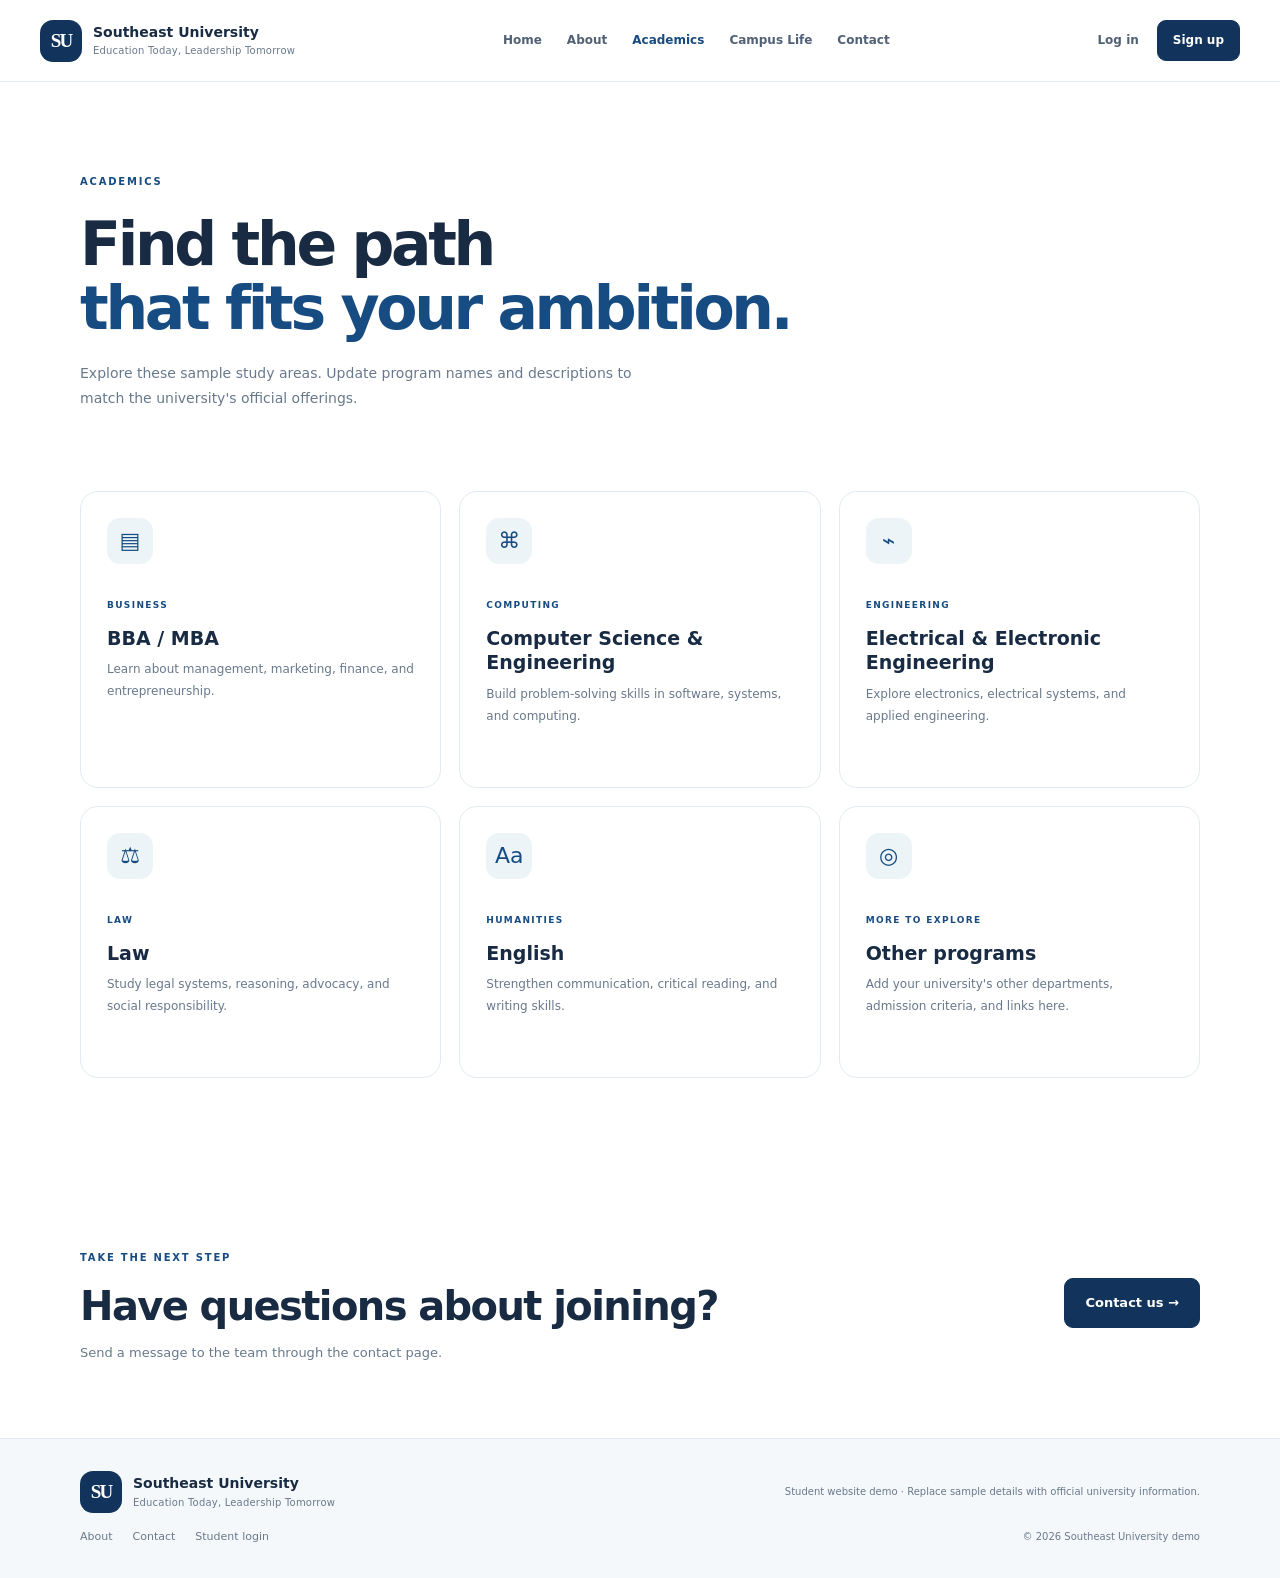
<file: southeast-university-website/academics.html>
<!DOCTYPE html><html lang="en"><head><meta charset="UTF-8"><meta name="viewport" content="width=device-width, initial-scale=1.0"><title>Academics | Southeast University</title><link rel="stylesheet" href="assets/style.css"><script src="assets/script.js" defer></script></head><body>
<header class="site-header"><a class="brand" href="index.html"><span class="brand-mark">SU</span><span>Southeast University<small>Education Today, Leadership Tomorrow</small></span></a><button class="menu-toggle" aria-label="Open menu" aria-expanded="false">☰</button><nav class="nav"><a href="index.html">Home</a><a href="about.html">About</a><a class="active" href="academics.html">Academics</a><a href="campus-life.html">Campus Life</a><a href="contact.html">Contact</a></nav><div class="header-actions"><a class="login-link" href="login.html">Log in</a><a class="button button-small" href="signup.html">Sign up</a></div></header>
<main><section class="page-hero container"><span class="eyebrow">ACADEMICS</span><h1>Find the path<br><span>that fits your ambition.</span></h1><p>Explore these sample study areas. Update program names and descriptions to match the university's official offerings.</p></section><section class="container program-grid full-grid"><article class="program-card"><div class="program-icon">▤</div><span class="card-kicker">BUSINESS</span><h3>BBA / MBA</h3><p>Learn about management, marketing, finance, and entrepreneurship.</p></article><article class="program-card"><div class="program-icon">⌘</div><span class="card-kicker">COMPUTING</span><h3>Computer Science & Engineering</h3><p>Build problem-solving skills in software, systems, and computing.</p></article><article class="program-card"><div class="program-icon">⌁</div><span class="card-kicker">ENGINEERING</span><h3>Electrical & Electronic Engineering</h3><p>Explore electronics, electrical systems, and applied engineering.</p></article><article class="program-card"><div class="program-icon">⚖</div><span class="card-kicker">LAW</span><h3>Law</h3><p>Study legal systems, reasoning, advocacy, and social responsibility.</p></article><article class="program-card"><div class="program-icon">Aa</div><span class="card-kicker">HUMANITIES</span><h3>English</h3><p>Strengthen communication, critical reading, and writing skills.</p></article><article class="program-card"><div class="program-icon">◎</div><span class="card-kicker">MORE TO EXPLORE</span><h3>Other programs</h3><p>Add your university's other departments, admission criteria, and links here.</p></article></section><section class="cta container"><div><span class="eyebrow">TAKE THE NEXT STEP</span><h2>Have questions about joining?</h2><p>Send a message to the team through the contact page.</p></div><a class="button" href="contact.html">Contact us →</a></section></main><footer class="footer"><a class="brand brand-footer" href="index.html"><span class="brand-mark">SU</span><span>Southeast University<small>Education Today, Leadership Tomorrow</small></span></a><p>Student website demo · Replace sample details with official university information.</p><div><a href="about.html">About</a><a href="contact.html">Contact</a><a href="login.html">Student login</a></div><small>© <span id="year"></span> Southeast University demo</small></footer></body></html>
</file>
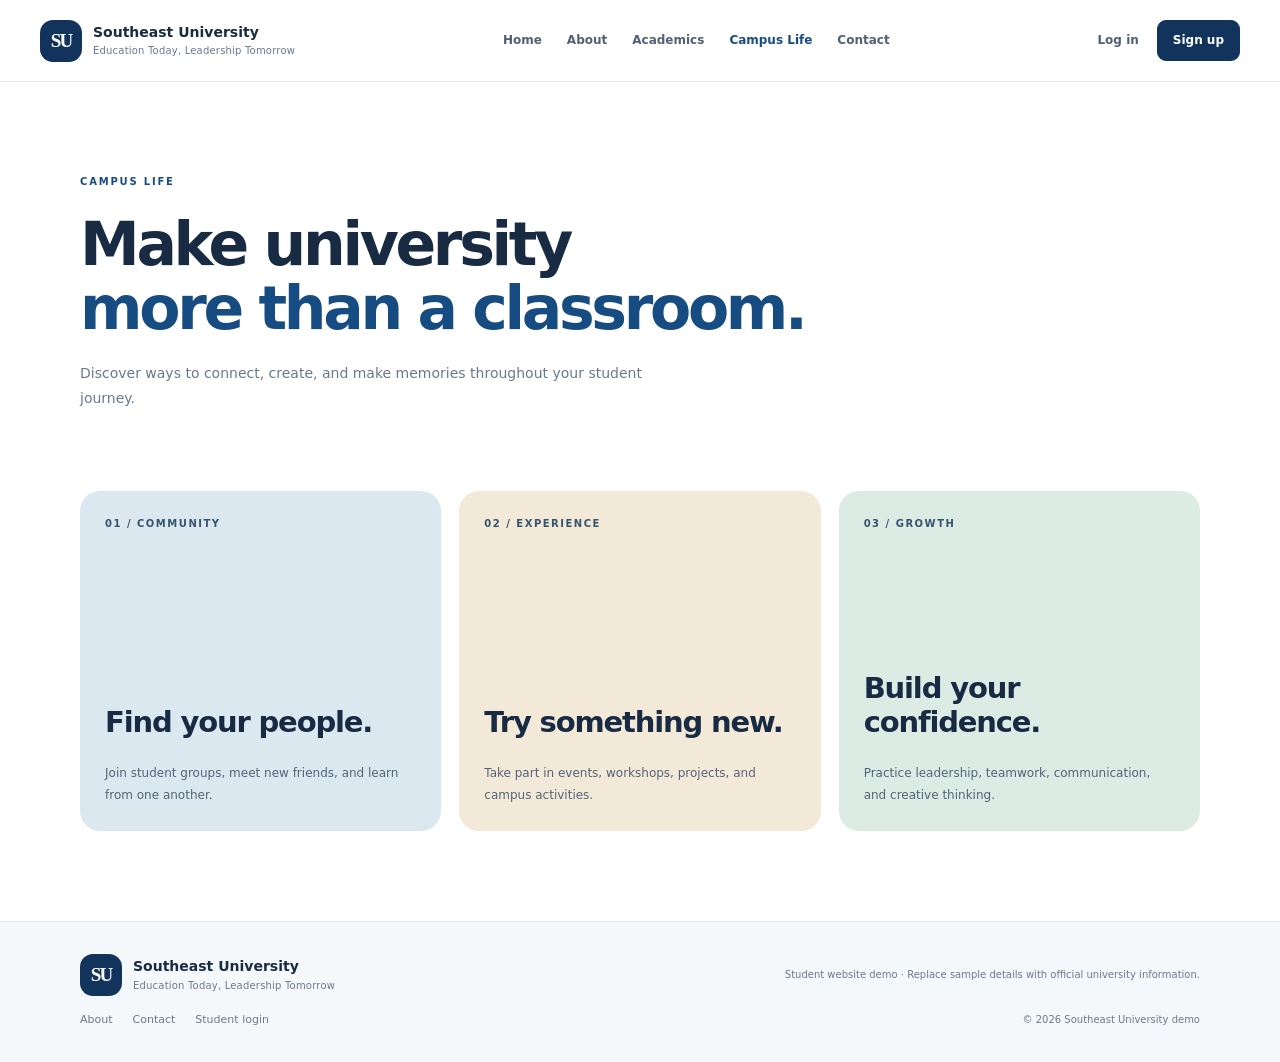
<file: southeast-university-website/campus-life.html>
<!DOCTYPE html><html lang="en"><head><meta charset="UTF-8"><meta name="viewport" content="width=device-width, initial-scale=1.0"><title>Campus Life | Southeast University</title><link rel="stylesheet" href="assets/style.css"><script src="assets/script.js" defer></script></head><body>
<header class="site-header"><a class="brand" href="index.html"><span class="brand-mark">SU</span><span>Southeast University<small>Education Today, Leadership Tomorrow</small></span></a><button class="menu-toggle" aria-label="Open menu" aria-expanded="false">☰</button><nav class="nav"><a href="index.html">Home</a><a href="about.html">About</a><a href="academics.html">Academics</a><a class="active" href="campus-life.html">Campus Life</a><a href="contact.html">Contact</a></nav><div class="header-actions"><a class="login-link" href="login.html">Log in</a><a class="button button-small" href="signup.html">Sign up</a></div></header>
<main><section class="page-hero container"><span class="eyebrow">CAMPUS LIFE</span><h1>Make university<br><span>more than a classroom.</span></h1><p>Discover ways to connect, create, and make memories throughout your student journey.</p></section><section class="container life-grid"><article class="life-card life-blue"><span class="life-number">01 / COMMUNITY</span><div><h2>Find your people.</h2><p>Join student groups, meet new friends, and learn from one another.</p></div></article><article class="life-card life-cream"><span class="life-number">02 / EXPERIENCE</span><div><h2>Try something new.</h2><p>Take part in events, workshops, projects, and campus activities.</p></div></article><article class="life-card life-green"><span class="life-number">03 / GROWTH</span><div><h2>Build your confidence.</h2><p>Practice leadership, teamwork, communication, and creative thinking.</p></div></article></section></main><footer class="footer"><a class="brand brand-footer" href="index.html"><span class="brand-mark">SU</span><span>Southeast University<small>Education Today, Leadership Tomorrow</small></span></a><p>Student website demo · Replace sample details with official university information.</p><div><a href="about.html">About</a><a href="contact.html">Contact</a><a href="login.html">Student login</a></div><small>© <span id="year"></span> Southeast University demo</small></footer></body></html>
</file>
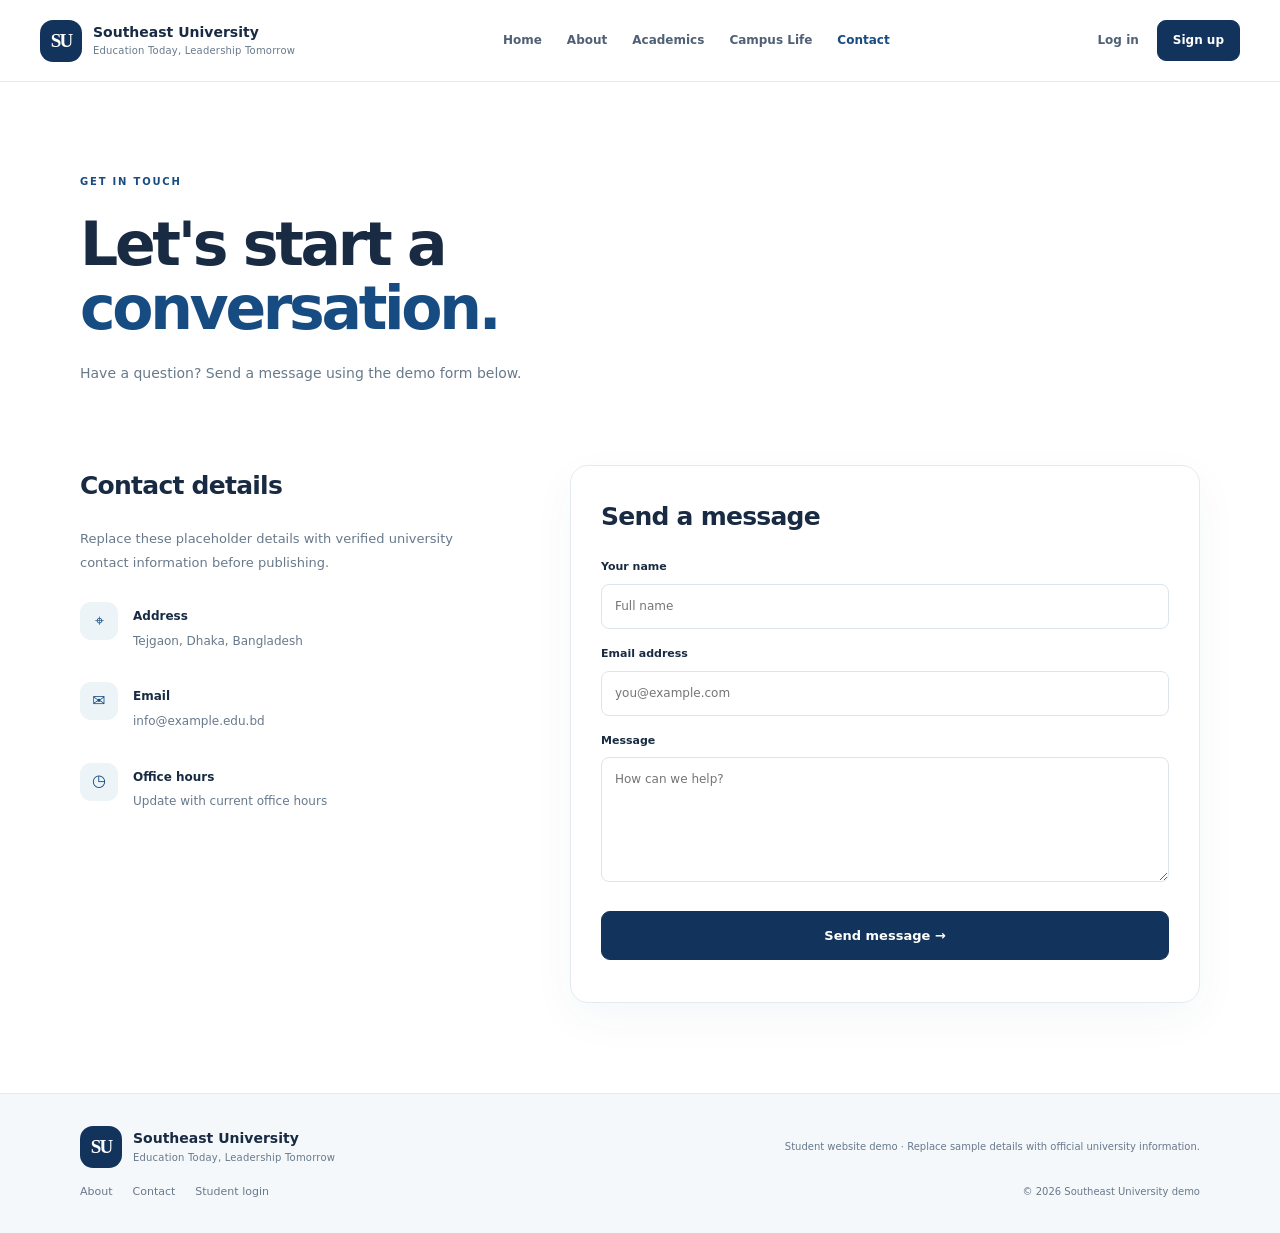
<file: southeast-university-website/contact.html>
<!DOCTYPE html><html lang="en"><head><meta charset="UTF-8"><meta name="viewport" content="width=device-width, initial-scale=1.0"><title>Contact | Southeast University</title><link rel="stylesheet" href="assets/style.css"><script src="assets/script.js" defer></script></head><body>
<header class="site-header"><a class="brand" href="index.html"><span class="brand-mark">SU</span><span>Southeast University<small>Education Today, Leadership Tomorrow</small></span></a><button class="menu-toggle" aria-label="Open menu" aria-expanded="false">☰</button><nav class="nav"><a href="index.html">Home</a><a href="about.html">About</a><a href="academics.html">Academics</a><a href="campus-life.html">Campus Life</a><a class="active" href="contact.html">Contact</a></nav><div class="header-actions"><a class="login-link" href="login.html">Log in</a><a class="button button-small" href="signup.html">Sign up</a></div></header>
<main><section class="page-hero container"><span class="eyebrow">GET IN TOUCH</span><h1>Let's start a<br><span>conversation.</span></h1><p>Have a question? Send a message using the demo form below.</p></section><section class="container contact-layout"><div class="contact-info"><h2>Contact details</h2><p>Replace these placeholder details with verified university contact information before publishing.</p><div class="contact-item"><span>⌖</span><div><b>Address</b><p>Tejgaon, Dhaka, Bangladesh</p></div></div><div class="contact-item"><span>✉</span><div><b>Email</b><p>info@example.edu.bd</p></div></div><div class="contact-item"><span>◷</span><div><b>Office hours</b><p>Update with current office hours</p></div></div></div><form class="form-card" id="contact-form"><h2>Send a message</h2><label for="contact-name">Your name</label><input id="contact-name" required placeholder="Full name"><label for="contact-email">Email address</label><input id="contact-email" type="email" required placeholder="you@example.com"><label for="contact-message">Message</label><textarea id="contact-message" rows="5" required placeholder="How can we help?"></textarea><button class="button button-wide" type="submit">Send message →</button><p class="form-message" aria-live="polite"></p></form></section></main><footer class="footer"><a class="brand brand-footer" href="index.html"><span class="brand-mark">SU</span><span>Southeast University<small>Education Today, Leadership Tomorrow</small></span></a><p>Student website demo · Replace sample details with official university information.</p><div><a href="about.html">About</a><a href="contact.html">Contact</a><a href="login.html">Student login</a></div><small>© <span id="year"></span> Southeast University demo</small></footer></body></html>
</file>
<file: assets/style.css>
@import url('https://fonts.googleapis.com/css2?family=DM+Sans:wght@400;500;600;700&family=Manrope:wght@400;500;600;700;800&display=swap');

:root {
  --navy: #102a43;
  --navy-deep: #081c32;
  --blue: #1768ac;
  --blue-bright: #2589d8;
  --gold: #f2b544;
  --ink: #172b4d;
  --muted: #62748a;
  --paper: #f5f8fc;
  --white: #fff;
  --line: #e2eaf2;
  --shadow: 0 18px 50px rgba(16,42,67,.10);
  --radius: 20px;
}
* { box-sizing: border-box; }
html { scroll-behavior: smooth; }
body {
  margin: 0; color: var(--ink); background: var(--paper);
  font-family: "DM Sans", Arial, sans-serif; line-height: 1.65;
}
img { max-width: 100%; display: block; }
a { color: var(--blue); text-decoration: none; }
a:hover { color: var(--navy-deep); }
.container { width: min(1160px, calc(100% - 40px)); margin-inline: auto; }
header, .site-header { position: sticky; top: 0; z-index: 50; background: rgba(255,255,255,.95); backdrop-filter: blur(14px); border-bottom: 1px solid var(--line); }
.navbar, nav { display: flex; align-items: center; justify-content: space-between; gap: 22px; }
.navbar { min-height: 78px; }
.brand, .logo { display: flex; align-items: center; gap: 12px; color: var(--navy); font-family: Manrope, sans-serif; font-weight: 800; letter-spacing: -.4px; }
.brand-mark, .logo-mark { width: 44px; height: 44px; display: grid; place-items: center; border-radius: 14px; background: linear-gradient(135deg, var(--blue), var(--navy)); color: white; font-size: 19px; box-shadow: 0 8px 18px rgba(23,104,172,.22); }
.brand small, .logo small { display: block; color: var(--muted); font-size: 10px; letter-spacing: 1.6px; text-transform: uppercase; font-weight: 700; }
.nav-links, .nav-menu { display: flex; align-items: center; gap: 24px; }
.nav-links a, .nav-menu a { color: #4c5e73; font-size: 14px; font-weight: 700; transition: color .2s; }
.nav-links a:hover, .nav-menu a:hover, .nav-links a.active { color: var(--blue); }
.menu-toggle { display: none; border: 1px solid var(--line); border-radius: 10px; padding: 9px 12px; background: white; font-size: 20px; }
.btn, button, input[type="submit"] { cursor: pointer; border: 0; border-radius: 12px; padding: 12px 19px; font: inherit; font-weight: 700; transition: transform .2s, box-shadow .2s, background .2s; }
.btn:hover, button:hover, input[type="submit"]:hover { transform: translateY(-2px); }
.btn-primary, button[type="submit"], input[type="submit"] { color: white; background: linear-gradient(135deg, var(--blue), #12538d); box-shadow: 0 9px 20px rgba(23,104,172,.18); }
.btn-secondary { color: var(--navy); background: white; border: 1px solid var(--line); }
.hero { position: relative; overflow: hidden; padding: 88px 0 76px; color: white; background: radial-gradient(circle at 85% 20%, rgba(37,137,216,.5), transparent 28%), linear-gradient(125deg, #081c32 0%, #103f69 58%, #1768ac 100%); }
.hero:after { content: ""; position: absolute; width: 420px; height: 420px; border: 1px solid rgba(255,255,255,.12); border-radius: 50%; right: -90px; bottom: -250px; box-shadow: 0 0 0 40px rgba(255,255,255,.025), 0 0 0 80px rgba(255,255,255,.025); }
.hero-grid { display: grid; grid-template-columns: 1.1fr .9fr; align-items: center; gap: 54px; position: relative; z-index: 1; }
.eyebrow { display: inline-flex; align-items: center; gap: 8px; color: var(--gold); text-transform: uppercase; letter-spacing: 2px; font-size: 11px; font-weight: 800; }
.hero h1 { margin: 16px 0 18px; font: 800 clamp(36px, 5vw, 60px)/1.08 Manrope, sans-serif; letter-spacing: -2px; }
.hero p { max-width: 590px; color: rgba(255,255,255,.82); font-size: 17px; margin: 0 0 28px; }
.hero-actions { display: flex; flex-wrap: wrap; gap: 12px; }
.hero .btn-secondary { background: rgba(255,255,255,.1); border-color: rgba(255,255,255,.28); color: white; }
.hero-card { padding: 12px; border: 1px solid rgba(255,255,255,.22); border-radius: 26px; background: rgba(255,255,255,.1); box-shadow: 0 25px 70px rgba(0,0,0,.18); transform: rotate(1.5deg); }
.hero-visual { min-height: 300px; border-radius: 18px; background: linear-gradient(135deg, rgba(255,255,255,.12), rgba(255,255,255,.02)), url('seu-campus.jpg') center/cover; display: flex; align-items: end; padding: 24px; }
.hero-visual-label { padding: 15px 18px; border-radius: 14px; background: rgba(8,28,50,.86); backdrop-filter: blur(10px); }
.hero-visual-label strong { display: block; font: 700 18px Manrope, sans-serif; }
.hero-visual-label span { font-size: 12px; color: rgba(255,255,255,.7); }
.stats { position: relative; z-index: 2; margin-top: -26px; }
.stats-grid { display: grid; grid-template-columns: repeat(3, 1fr); padding: 22px; background: white; border: 1px solid var(--line); border-radius: 18px; box-shadow: var(--shadow); }
.stat { padding: 8px 26px; border-right: 1px solid var(--line); }
.stat:last-child { border-right: 0; }
.stat strong { display: block; font: 800 25px Manrope, sans-serif; color: var(--navy); }
.stat span { color: var(--muted); font-size: 13px; }
.section { padding: 76px 0; }
.section-heading { max-width: 700px; margin-bottom: 32px; }
.section-heading.center { margin-inline: auto; text-align: center; }
.section-kicker { color: var(--blue); font-size: 11px; font-weight: 800; text-transform: uppercase; letter-spacing: 2px; }
h2, h3 { font-family: Manrope, sans-serif; color: var(--navy); line-height: 1.2; }
h2 { margin: 10px 0 14px; font-size: clamp(28px, 3.4vw, 40px); letter-spacing: -1px; }
h3 { margin: 0 0 10px; font-size: 19px; }
.section-heading p, .muted { color: var(--muted); }
.card-grid { display: grid; grid-template-columns: repeat(3, 1fr); gap: 20px; }
.card, .content-card, .feature-card { background: white; border: 1px solid var(--line); border-radius: var(--radius); padding: 26px; box-shadow: 0 7px 24px rgba(16,42,67,.035); transition: transform .2s, box-shadow .2s; }
.card:hover, .feature-card:hover { transform: translateY(-4px); box-shadow: var(--shadow); }
.card-icon { width: 48px; height: 48px; display: grid; place-items: center; border-radius: 15px; background: #eaf4ff; color: var(--blue); font-size: 23px; margin-bottom: 20px; }
.card p, .feature-card p { color: var(--muted); margin-bottom: 0; }
.split { display: grid; grid-template-columns: 1fr 1fr; align-items: center; gap: 54px; }
.image-panel { min-height: 340px; border-radius: 24px; background: url('https://images.unsplash.com/photo-1523050854058-8df90110c9f1?auto=format&fit=crop&w=1000&q=85') center/cover; box-shadow: var(--shadow); }
.check-list { padding: 0; list-style: none; display: grid; gap: 12px; }
.check-list li:before { content: "✓"; display: inline-grid; place-items: center; width: 23px; height: 23px; margin-right: 10px; border-radius: 50%; background: #e4f7ee; color: #15805d; font-weight: 800; }
.cta { padding: 42px; border-radius: 24px; background: linear-gradient(120deg, var(--navy-deep), #155e99); color: white; display: flex; justify-content: space-between; align-items: center; gap: 24px; }
.cta h2 { color: white; margin-top: 0; }
.cta p { color: rgba(255,255,255,.75); margin-bottom: 0; }
.page-hero { padding: 54px 0; color: white; background: linear-gradient(120deg, var(--navy-deep), var(--blue)); }
.page-hero h1 { margin: 0 0 10px; font: 800 clamp(32px, 4vw, 46px)/1.15 Manrope, sans-serif; }
.page-hero p { margin: 0; color: rgba(255,255,255,.8); }
.content-wrap { padding: 52px 0 76px; }
.content-card { padding: clamp(22px, 4vw, 40px); }
form { display: grid; gap: 16px; }
label { display: block; font-weight: 700; font-size: 14px; margin-bottom: 6px; }
input, textarea, select { width: 100%; padding: 13px 14px; border: 1px solid #d7e1eb; border-radius: 11px; font: inherit; background: #fbfdff; color: var(--ink); outline: none; }
input:focus, textarea:focus, select:focus { border-color: var(--blue-bright); box-shadow: 0 0 0 3px rgba(37,137,216,.12); }
textarea { min-height: 130px; resize: vertical; }
.form-grid { display: grid; grid-template-columns: 1fr 1fr; gap: 16px; }
footer { margin-top: 20px; padding: 42px 0 24px; background: var(--navy-deep); color: rgba(255,255,255,.72); }
.footer-grid { display: grid; grid-template-columns: 1.4fr 1fr 1fr; gap: 34px; padding-bottom: 30px; }
footer h3 { color: white; font-size: 15px; }
footer a { color: rgba(255,255,255,.72); }
footer a:hover { color: white; }
.footer-links { display: grid; gap: 8px; font-size: 13px; }
.footer-bottom { border-top: 1px solid rgba(255,255,255,.13); padding-top: 20px; font-size: 12px; display: flex; justify-content: space-between; gap: 15px; flex-wrap: wrap; }
.notice { padding: 14px 16px; background: #fff8e7; border: 1px solid #f5d995; border-radius: 12px; color: #75551a; font-size: 13px; }
@media (max-width: 850px) {
  .nav-links, .nav-menu { display: none; position: absolute; top: 78px; left: 0; right: 0; padding: 18px 22px 24px; background: white; border-bottom: 1px solid var(--line); flex-direction: column; align-items: stretch; gap: 15px; }
  .nav-links.open, .nav-menu.open { display: flex; }
  .menu-toggle { display: block; }
  .hero-grid, .split { grid-template-columns: 1fr; gap: 34px; }
  .hero { padding: 62px 0 60px; }
  .hero-card { max-width: 560px; transform: none; }
  .card-grid { grid-template-columns: 1fr 1fr; }
}
@media (max-width: 560px) {
  .container { width: min(100% - 28px, 1160px); }
  .brand { font-size: 13px; }
  .brand-mark, .logo-mark { width: 39px; height: 39px; }
  .hero h1 { letter-spacing: -1px; }
  .hero p { font-size: 15px; }
  .hero-visual { min-height: 230px; }
  .stats-grid { grid-template-columns: 1fr; padding: 10px 18px; }
  .stat { border-right: 0; border-bottom: 1px solid var(--line); padding: 13px 5px; }
  .stat:last-child { border-bottom: 0; }
  .card-grid, .form-grid, .footer-grid { grid-template-columns: 1fr; }
  .section { padding: 54px 0; }
  .cta { padding: 26px; flex-direction: column; align-items: flex-start; }
  .footer-bottom { flex-direction: column; }
}


/* Header navigation refinement and Student Ledger demo page */
.site-header { display:flex; align-items:center; gap:24px; padding:12px max(22px, calc((100% - 1200px)/2)); }
.site-header .nav { display:flex; align-items:center; justify-content:center; flex:1; gap:clamp(10px, 1.4vw, 22px); }
.site-header .nav a { white-space:nowrap; color:#4c5e73; font-size:13px; font-weight:700; }
.site-header .nav a:hover, .site-header .nav a.active { color:var(--blue); }
.header-actions { display:flex; align-items:center; gap:12px; white-space:nowrap; }
.login-link { font-size:13px; font-weight:700; }
.button, .button-small { display:inline-flex; align-items:center; justify-content:center; border-radius:11px; padding:11px 16px; background:linear-gradient(135deg,var(--blue),#12538d); color:#fff; font-weight:700; font-size:13px; }
.button-small { padding:9px 13px; }
.site-header .menu-toggle { flex-shrink:0; }
.ledger-page { min-height:70vh; background:#eef3f9; padding-bottom:60px; }
.ledger-top { background:linear-gradient(120deg,#0a1c34,#163f68); color:white; padding:42px 0 64px; }
.ledger-top-inner { display:flex; justify-content:space-between; align-items:center; gap:20px; }
.ledger-kicker, .demo-label { font-size:10px; letter-spacing:1.7px; font-weight:800; color:#f2b544; }
.ledger-top h1 { color:white; font:800 clamp(32px,4vw,46px)/1.15 Manrope,sans-serif; margin:8px 0; }
.ledger-top p { color:#c5d4e5; margin:0; }
.ledger-avatar,.profile-avatar { display:grid; place-items:center; border-radius:50%; font-weight:800; color:white; background:linear-gradient(135deg,#159b9a,#1768ac); border:3px solid #b8f3e9; }
.ledger-avatar { width:62px; height:62px; font-size:22px; }
.ledger-container { margin-top:-32px; position:relative; }
.ledger-profile { display:flex; justify-content:space-between; gap:24px; padding:28px; background:#1c2b42; color:white; border-radius:20px 20px 0 0; }
.ledger-person { display:flex; align-items:center; gap:18px; }
.profile-avatar { width:78px; height:78px; flex-shrink:0; font-size:24px; }
.ledger-person h2 { color:white; font-size:20px; margin:5px 0; letter-spacing:0; }
.ledger-person p { margin:2px 0; color:#d5dfeb; font-size:13px; }
.ledger-dates { min-width:260px; display:grid; align-content:center; gap:7px; }
.ledger-dates div { display:flex; justify-content:space-between; gap:15px; font-size:12px; }
.ledger-dates span { color:#b8c8d9; }
.ledger-dates strong { color:#fff; text-align:right; }
.ledger-summary { display:grid; grid-template-columns:repeat(4,minmax(0,1fr)); gap:12px; padding:22px 28px; background:#1c2b42; }
.ledger-semester,.ledger-metric { display:flex; flex-direction:column; overflow:hidden; border:2px solid #b8f3e9; border-radius:16px; background:#1c2b42; color:white; }
.ledger-semester span,.ledger-metric span { display:block; text-align:center; padding:8px 10px; background:#0d9488; color:white; font-size:12px; font-weight:800; }
.ledger-semester select { flex:1; border:0; border-radius:0; background:#1c2b42; color:white; font-weight:700; padding:11px; }
.ledger-metric strong { display:grid; flex:1; place-items:center; min-height:48px; font-size:16px; }
.ledger-table-wrap { overflow-x:auto; background:#1c2b42; padding:0 28px 28px; border-radius:0 0 20px 20px; }
.ledger-table { width:100%; border-collapse:collapse; min-width:700px; color:#f2f6fb; font-size:12px; }
.ledger-table th,.ledger-table td { padding:15px 12px; border:1px solid #3a4960; text-align:left; }
.ledger-table th { background:#24364f; color:white; }
.ledger-table tbody tr:nth-child(even) { background:#22334b; }
.ledger-disclaimer { margin:18px 0; padding:14px 16px; background:#fff7e6; border:1px solid #f1d89d; border-radius:12px; color:#6e531b; font-size:12px; }
.ledger-actions { display:flex; flex-wrap:wrap; gap:12px; }
@media(max-width:1000px) {
  .site-header { flex-wrap:wrap; gap:12px; padding:12px 20px; }
  .site-header .nav { order:4; width:100%; flex-wrap:wrap; justify-content:flex-start; }
  .header-actions { margin-left:auto; }
}
@media(max-width:700px) {
  .site-header .nav { display:none; flex-direction:column; align-items:stretch; gap:8px; }
  .site-header .nav.open { display:flex; }
  .ledger-profile { flex-direction:column; }
  .ledger-dates { min-width:0; }
  .ledger-summary { grid-template-columns:1fr 1fr; padding:16px; }
  .ledger-table-wrap { padding:0 16px 20px; }
  .ledger-profile { padding:20px; }
}
@media print {
  .site-header,.ledger-actions,.footer { display:none!important; }
  .ledger-page { background:white; }
  .ledger-container { width:100%; margin:0; }
}

/* Student photo and profile layout update */
.student-photo { object-fit: cover; display:block; }
.ledger-profile { justify-content:flex-start; }
.ledger-person { min-width:0; }
@media(max-width:700px) {
  .student-photo { width:78px; height:78px; }
  .ledger-person { align-items:flex-start; }
}


/* Final Student Ledger profile layout and responsive portrait fix */
.ledger-profile { display:flex; align-items:center; justify-content:flex-start; gap:24px; min-width:0; }
.ledger-person { display:flex; align-items:center; gap:22px; min-width:0; width:100%; }
.ledger-person > div { min-width:0; }
.ledger-person h2 { font-size:clamp(17px, 2.2vw, 24px); line-height:1.3; overflow-wrap:anywhere; }
.ledger-person p { overflow-wrap:anywhere; }
.profile-avatar.student-photo { width:150px; height:150px; flex:0 0 150px; border-radius:50%; object-fit:cover; object-position:center 35%; border:4px solid #159b9a; background:#f5e8eb; }
@media (max-width:700px) {
  .ledger-profile { padding:20px 16px; }
  .ledger-person { flex-direction:column; align-items:center; text-align:center; gap:16px; }
  .profile-avatar.student-photo { width:clamp(112px, 38vw, 150px); height:clamp(112px, 38vw, 150px); flex-basis:auto; }
  .ledger-person h2 { font-size:clamp(17px, 5vw, 22px); }
  .ledger-person p { font-size:13px; }
}


/* Account links appear only on the home page, in a small bottom-corner control. */
.home-auth-corner { position:fixed; right:18px; bottom:18px; z-index:1000; display:flex; align-items:center; gap:6px; padding:6px; background:rgba(255,255,255,.94); border:1px solid #dbe5ef; border-radius:999px; box-shadow:0 5px 20px rgba(15,35,60,.15); }
.home-auth-corner a { display:inline-block; padding:6px 10px; border-radius:999px; color:#155b93; font-size:11px; font-weight:700; text-decoration:none; }
.home-auth-corner a:last-child { background:#1766a6; color:#fff; }
.negative-amount { color:#ff4d5e !important; }
@media(max-width:600px) { .home-auth-corner { right:10px; bottom:10px; } .home-auth-corner a { padding:5px 8px; font-size:10px; } }
</file>
<file: southeast-university-website/assets/style.css>
:root{--navy:#12335b;--blue:#174c82;--ink:#182b43;--muted:#68798c;--line:#e3eaf1;--pale:#f4f8fb;--white:#fff;--mint:#dcefe8;--radius:18px}*{box-sizing:border-box}html{scroll-behavior:smooth}body{margin:0;font-family:Inter,ui-sans-serif,system-ui,-apple-system,BlinkMacSystemFont,"Segoe UI",sans-serif;color:var(--ink);line-height:1.65;background:#fff}a{color:inherit;text-decoration:none}button,input,textarea{font:inherit}.container{width:min(1120px,calc(100% - 48px));margin-inline:auto}.site-header{height:82px;display:flex;align-items:center;justify-content:space-between;padding:0 max(24px,calc((100vw - 1200px)/2));gap:25px;border-bottom:1px solid var(--line);background:#fff;position:sticky;top:0;z-index:20}.brand{display:flex;align-items:center;gap:11px;font-weight:750;font-size:14px;line-height:1.25;white-space:nowrap}.brand small{display:block;color:var(--muted);font-size:10px;font-weight:500;margin-top:4px;letter-spacing:.02em}.brand-mark{display:grid;place-items:center;width:42px;height:42px;background:var(--navy);color:white;border-radius:13px;font-family:Georgia,serif;font-weight:bold;font-size:19px;letter-spacing:-2px}.nav{display:flex;align-items:center;gap:25px}.nav a,.login-link{font-size:12px;color:#506075;font-weight:600}.nav a:hover,.nav a.active,.login-link:hover{color:var(--blue)}.header-actions{display:flex;align-items:center;gap:18px}.button{display:inline-flex;align-items:center;justify-content:center;gap:12px;padding:13px 20px;border:1px solid var(--navy);border-radius:9px;background:var(--navy);color:white;font-weight:650;font-size:13px;transition:transform .18s,background .18s}.button:hover{background:#204b77;transform:translateY(-1px)}.button-small{padding:10px 15px;font-size:12px}.button-outline{background:transparent;color:var(--navy)}.button-outline:hover{color:#fff}.button-light{background:white;color:var(--navy);border-color:white}.button-light:hover{background:#eaf2f8;color:var(--navy)}.menu-toggle{display:none;border:0;background:transparent;font-size:24px;color:var(--navy)}.hero{position:relative;min-height:560px;display:flex;align-items:center;overflow:hidden;background:linear-gradient(105deg,#f0f6fa 0%,#e8f0f5 43%,#d3e2e9 100%);padding:75px max(24px,calc((100vw - 1120px)/2))}.hero:after{content:"";position:absolute;right:3%;top:9%;width:48%;height:78%;border-radius:47% 47% 18px 18px;background:linear-gradient(150deg,#b7cbd6,#e4edf0 55%,#91aab8);opacity:.9}.hero:before{content:"";position:absolute;z-index:1;right:9%;bottom:-3%;width:35%;height:48%;background:repeating-linear-gradient(90deg,#345e72 0 8px,#e0e9eb 8px 17px);clip-path:polygon(12% 0,90% 0,100% 100%,0 100%);opacity:.35}.hero-shade{position:absolute;z-index:2;right:0;bottom:0;width:58%;height:100%;background:linear-gradient(90deg,#eaf2f7 0%,transparent 48%)}.hero-content{position:relative;z-index:3;max-width:520px}.eyebrow{font-size:10px;font-weight:800;letter-spacing:.18em;color:var(--blue)}h1,h2,h3,p{margin-top:0}.hero h1,.page-hero h1{font-size:clamp(42px,5.5vw,68px);line-height:1.06;letter-spacing:-.055em;margin:20px 0}.hero h1 span,.page-hero h1 span{color:var(--blue)}.hero-content>p{max-width:440px;color:#586a7b;font-size:15px;line-height:1.8}.hero-actions{display:flex;gap:12px;margin-top:28px;flex-wrap:wrap}.hero-note{position:absolute;bottom:26px;right:7%;z-index:4;background:#ffffffd9;border:1px solid #ffffff;padding:12px 16px;border-radius:10px;font-size:11px;font-weight:700;color:var(--navy);box-shadow:0 8px 24px #28425a15}.note-dot{display:inline-block;width:7px;height:7px;background:#55a88a;border-radius:50%;margin-right:8px}.stats{display:grid;grid-template-columns:repeat(3,1fr);padding-block:30px;border-bottom:1px solid var(--line);gap:25px}.stats div{padding:4px 24px;border-right:1px solid var(--line)}.stats div:first-child{padding-left:0}.stats div:last-child{border:0}.stats strong,.stats span{display:block}.stats strong{font-size:15px}.stats span{font-size:12px;color:var(--muted);margin-top:4px}.section{padding-block:90px}.section-heading{display:flex;align-items:end;justify-content:space-between;gap:24px;margin-bottom:28px}.section-heading h2,.cta h2,.split-section h2,.feature-inner h2{font-size:clamp(28px,3.2vw,40px);letter-spacing:-.04em;line-height:1.2;margin:12px 0}.text-link{font-size:12px;font-weight:750;color:var(--blue)}.program-grid{display:grid;grid-template-columns:repeat(3,1fr);gap:18px}.program-card{padding:26px;border:1px solid var(--line);border-radius:var(--radius);background:white;transition:box-shadow .2s,transform .2s}.program-card:hover{box-shadow:0 15px 40px #203d5710;transform:translateY(-3px)}.program-icon{display:grid;place-items:center;width:46px;height:46px;background:#edf4f8;color:var(--blue);border-radius:13px;font-size:22px;margin-bottom:26px}.card-kicker{font-size:9px;letter-spacing:.15em;color:var(--blue);font-weight:800}.program-card h3{font-size:19px;line-height:1.3;margin:9px 0}.program-card p{font-size:12px;color:var(--muted);line-height:1.8;min-height:65px}.program-card>a{font-size:11px;color:var(--blue);font-weight:750}.feature-band{background:var(--navy);color:white;overflow:hidden}.feature-inner{display:grid;grid-template-columns:1fr 1fr;align-items:center;gap:55px;min-height:390px;padding-block:55px}.feature-inner .eyebrow{color:#9ec4e7}.feature-inner h2{font-size:44px}.feature-inner p{max-width:440px;color:#c7d4e1;font-size:13px;line-height:1.9}.feature-art{position:relative;min-height:270px;display:grid;place-items:center}.art-orbit{position:absolute;width:260px;height:260px;border:1px solid #ffffff38;border-radius:50%;box-shadow:0 0 0 30px #ffffff08,0 0 0 60px #ffffff05}.art-card{position:absolute;width:220px;height:130px;border-radius:16px;padding:23px;font-size:10px;letter-spacing:.15em;box-shadow:0 15px 35px #07182d55}.art-card b{font-size:20px;letter-spacing:-.04em}.art-card-one{background:#e3edf1;color:var(--navy);transform:rotate(-9deg) translate(-20px,-8px)}.art-card-two{background:#c0d9cf;color:#1d4a48;transform:rotate(8deg) translate(28px,40px)}.cta{display:flex;align-items:center;justify-content:space-between;gap:25px;padding-block:75px}.cta p{font-size:13px;color:var(--muted);margin-bottom:0}.footer{padding:32px max(24px,calc((100vw - 1120px)/2));background:#f5f8fa;border-top:1px solid var(--line);display:grid;grid-template-columns:1fr 1fr;align-items:center;gap:15px}.brand-footer{justify-self:start}.footer>p{font-size:10px;color:var(--muted);text-align:right;margin:0}.footer>div{display:flex;gap:20px;font-size:11px;color:var(--muted)}.footer>small{justify-self:end;font-size:10px;color:var(--muted)}.page-hero{padding-block:85px 65px}.page-hero h1{font-size:clamp(42px,5vw,60px)}.page-hero p{max-width:570px;color:var(--muted);font-size:14px;line-height:1.85}.split-section{display:grid;grid-template-columns:1fr 1fr;gap:65px;align-items:center;padding-block:20px 85px}.split-section p{font-size:13px;color:var(--muted);line-height:1.9}.abstract-photo{height:360px;border-radius:22px;background:linear-gradient(135deg,#dce9ee,#aec7d0 45%,#e9efec);position:relative;overflow:hidden}.abstract-photo:before{content:"";position:absolute;left:15%;bottom:0;width:68%;height:75%;background:repeating-linear-gradient(90deg,#446b7b 0 13px,#d6e3e6 13px 25px);clip-path:polygon(12% 0,85% 0,100% 100%,0 100%);opacity:.6}.abstract-photo:after{content:"";position:absolute;inset:0;background:linear-gradient(135deg,transparent,#fff4)}.photo-label{position:absolute;z-index:2;bottom:20px;left:20px;background:white;padding:10px 14px;border-radius:8px;font-size:10px;letter-spacing:.12em;font-weight:800}.values{display:grid;grid-template-columns:repeat(3,1fr);gap:20px;padding-bottom:90px}.values article{padding:25px;border-top:2px solid var(--blue);background:var(--pale)}.values article>span{font-size:11px;color:var(--blue);font-weight:800}.values h3{margin:16px 0 8px}.values p{font-size:12px;color:var(--muted);margin:0}.full-grid{padding-bottom:90px}.life-grid{display:grid;grid-template-columns:repeat(3,1fr);gap:18px;padding-bottom:90px}.life-card{min-height:340px;border-radius:20px;padding:25px;display:flex;flex-direction:column;justify-content:space-between;overflow:hidden}.life-blue{background:#dce8f0}.life-cream{background:#f3e9d9}.life-green{background:#dcebe4}.life-number{font-size:10px;letter-spacing:.15em;font-weight:800;color:#35556f}.life-card h2{font-size:29px;line-height:1.15;letter-spacing:-.04em}.life-card p{font-size:12px;color:#526477;line-height:1.8;margin-bottom:0}.contact-layout{display:grid;grid-template-columns:.8fr 1.2fr;gap:70px;padding-bottom:90px}.contact-info h2,.form-card h2{font-size:25px;letter-spacing:-.03em}.contact-info>p{font-size:13px;color:var(--muted);line-height:1.8}.contact-item{display:flex;gap:15px;margin-top:28px}.contact-item>span{width:38px;height:38px;display:grid;place-items:center;background:#edf4f8;border-radius:11px;color:var(--blue)}.contact-item b{font-size:12px}.contact-item p{font-size:12px;color:var(--muted);margin:3px 0}.form-card,.auth-card{padding:30px;border:1px solid var(--line);border-radius:18px;box-shadow:0 15px 45px #173c5c0b}.form-card label,.auth-card label{display:block;font-size:11px;font-weight:750;margin:16px 0 7px}.form-card input,.form-card textarea,.auth-card input{width:100%;padding:12px 13px;border:1px solid #dce5ec;border-radius:8px;outline:none;background:#fff;color:var(--ink);font-size:12px}.form-card input:focus,.form-card textarea:focus,.auth-card input:focus{border-color:#6289ad;box-shadow:0 0 0 3px #dceaf5}.form-card textarea{resize:vertical}.button-wide{width:100%;margin-top:20px;cursor:pointer}.form-message{font-size:12px;color:#1c7658;margin:12px 0 0}.auth-body{min-height:100vh;background:linear-gradient(135deg,#f4f8fb,#eaf1f5);}.auth-header{display:flex;justify-content:space-between;align-items:center;padding:24px max(24px,calc((100vw - 1120px)/2));background:#ffffffd9;border-bottom:1px solid var(--line)}.auth-main{min-height:calc(100vh - 90px);display:grid;place-items:center;padding:40px 20px}.auth-card{width:min(440px,100%);background:white;padding:38px}.auth-card h1{font-size:30px;line-height:1.2;letter-spacing:-.04em;margin:10px 0}.auth-subtitle{font-size:12px;color:var(--muted);margin-bottom:22px}.auth-switch{text-align:center;font-size:12px;color:var(--muted);margin:20px 0 0}.auth-switch a{color:var(--blue);font-weight:800}.demo-warning{font-size:10px;color:#8b6b38;background:#fff8e9;padding:10px;border-radius:7px;margin:18px 0 0}.menu-toggle:focus-visible,.button:focus-visible,a:focus-visible{outline:3px solid #82b3df;outline-offset:3px}@media(max-width:950px){.site-header{gap:15px}.nav{gap:13px}.nav a{font-size:11px}.brand{font-size:12px}.brand-mark{width:38px;height:38px}.header-actions{gap:10px}.hero{min-height:510px}.hero:after{right:-10%;width:50%;opacity:.65}.hero-content{max-width:470px}.contact-layout{gap:35px}}@media(max-width:760px){.container{width:min(100% - 36px,560px)}.site-header{height:72px;padding-inline:18px}.menu-toggle{display:block;margin-left:auto}.nav{display:none;position:absolute;top:71px;left:0;right:0;padding:18px;background:white;border-bottom:1px solid var(--line);box-shadow:0 15px 20px #132c4010;flex-direction:column;align-items:stretch;gap:0}.nav.open{display:flex}.nav a{padding:12px 8px;font-size:13px}.header-actions{gap:12px}.header-actions .login-link{display:none}.brand small{font-size:9px}.hero{padding:65px 24px 75px;min-height:520px;align-items:flex-start}.hero:after{right:-26%;top:36%;width:92%;height:68%;opacity:.42}.hero:before{right:-4%;bottom:0;width:65%;height:39%;opacity:.25}.hero-shade{width:100%;background:linear-gradient(180deg,#eef5f8 0%,#eef5f8e8 45%,transparent 100%)}.hero-content{max-width:100%}.hero h1{font-size:48px}.hero-content>p{font-size:13px;max-width:400px}.hero-note{right:18px;bottom:15px}.stats{grid-template-columns:1fr;gap:0;padding-block:14px}.stats div,.stats div:first-child{padding:15px 4px;border-right:0;border-bottom:1px solid var(--line)}.stats div:last-child{border-bottom:0}.section{padding-block:60px}.section-heading{align-items:start;flex-direction:column;gap:4px}.section-heading h2,.cta h2,.split-section h2{font-size:31px}.program-grid{grid-template-columns:1fr}.program-card{padding:22px}.program-card p{min-height:0}.feature-inner{grid-template-columns:1fr;gap:5px;padding-block:55px}.feature-inner h2{font-size:38px}.feature-art{min-height:240px}.cta{padding-block:55px;align-items:flex-start;flex-direction:column}.footer{grid-template-columns:1fr;padding:28px 22px}.footer>p{text-align:left;line-height:1.6}.footer>small{justify-self:start}.page-hero{padding-block:60px 38px}.page-hero h1{font-size:44px}.split-section{grid-template-columns:1fr;gap:30px;padding-bottom:60px}.abstract-photo{height:260px}.values{grid-template-columns:1fr;padding-bottom:60px}.life-grid{grid-template-columns:1fr;padding-bottom:60px}.life-card{min-height:260px}.contact-layout{grid-template-columns:1fr;gap:30px;padding-bottom:60px}.full-grid{padding-bottom:60px}.auth-header{padding:18px}.auth-header .text-link{font-size:11px}.auth-card{padding:27px 22px}.auth-card h1{font-size:27px}}@media(prefers-reduced-motion:reduce){html{scroll-behavior:auto}*,*:before,*:after{transition:none!important}}
</file>
